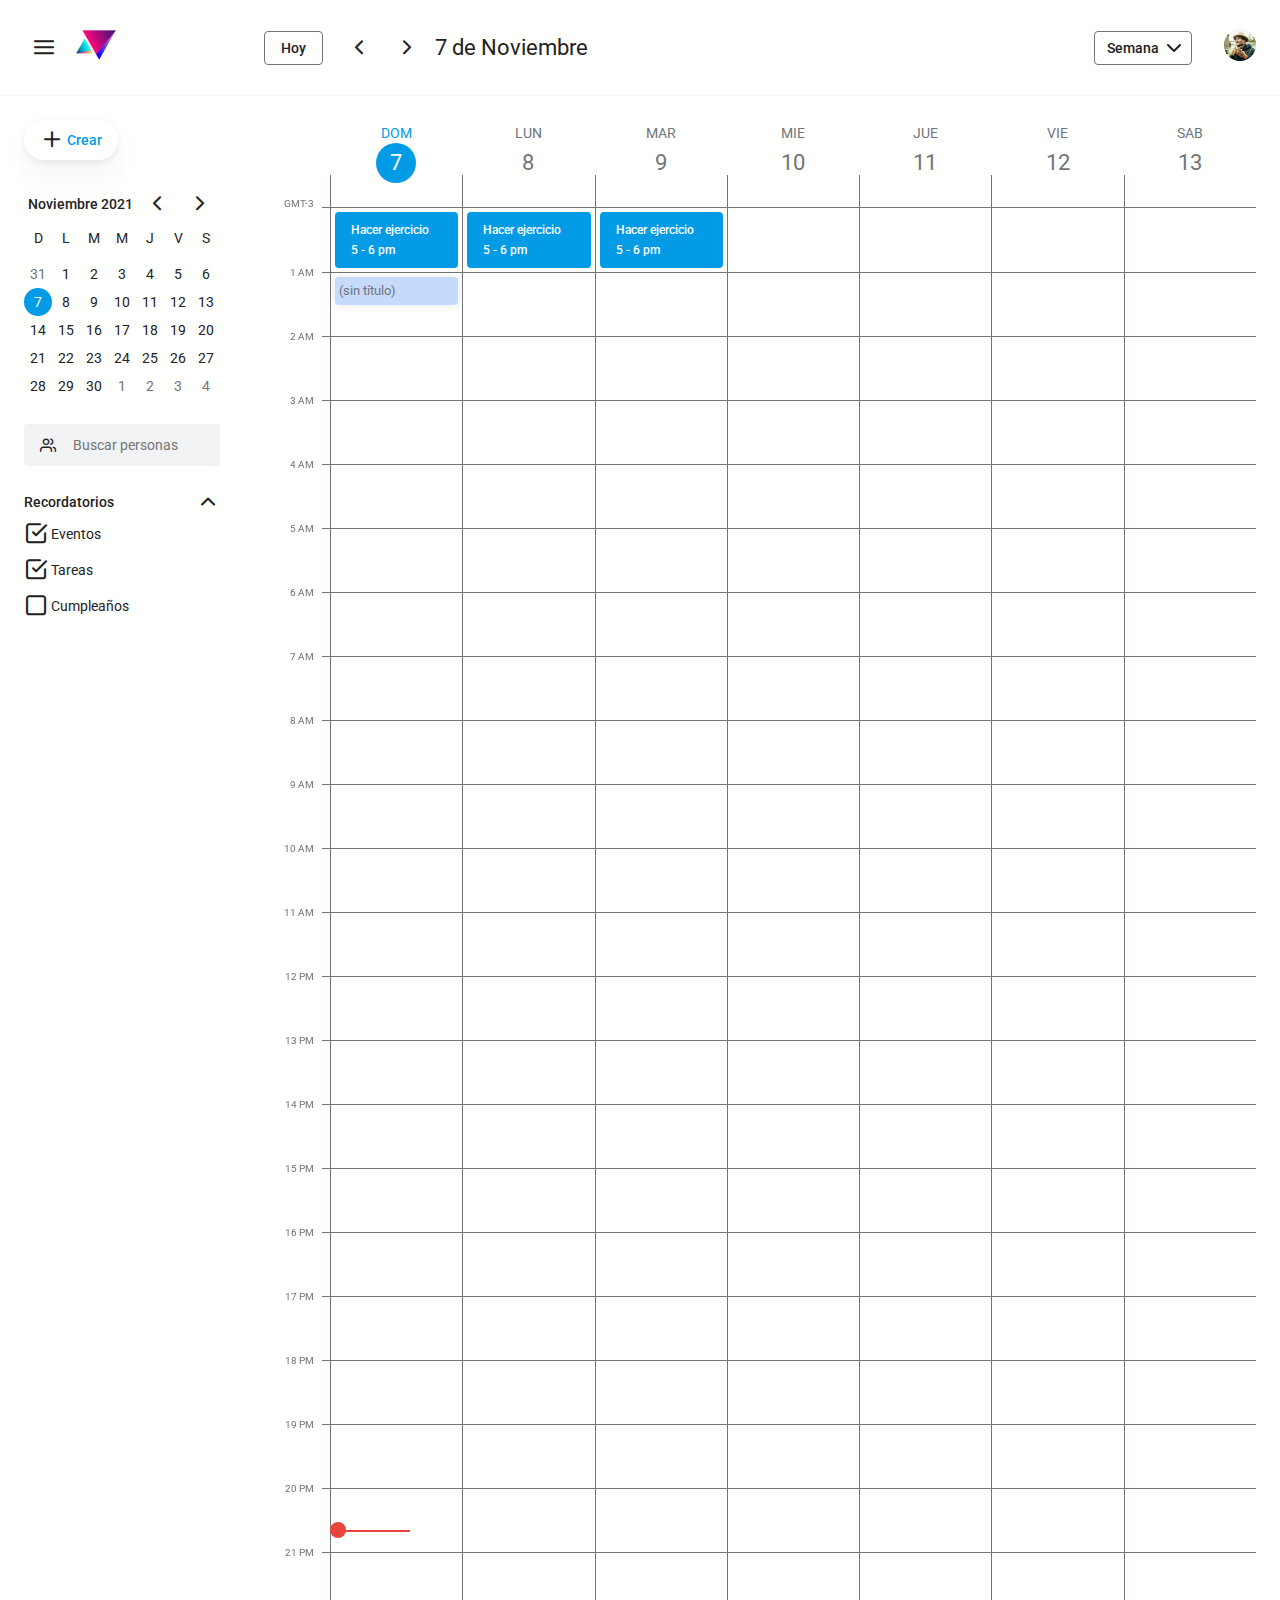
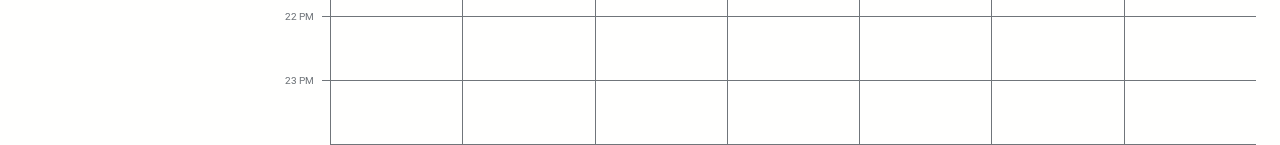
<file: index.html>
<!DOCTYPE html>
<html lang="es">
<head>
    <meta charset="UTF-8">
    <meta http-equiv="X-UA-Compatible" content="IE=edge">
    <meta name="viewport" content="width=device-width, initial-scale=1.0">
    <title>Calendario</title>
    <link rel="preconnect" href="https://fonts.googleapis.com">
    <link rel="preconnect" href="https://fonts.gstatic.com" crossorigin>
    <link href="https://fonts.googleapis.com/css2?family=Roboto:wght@400;500&display=swap" rel="stylesheet">
    <link rel="stylesheet" href="./css/index.css">
    <meta name="author" content="Alexis Paez">
    <meta property="og:title" content="Proyecto del curso Grid Layout">
    <meta property="og:type" content="website">
    <meta property="og:url" content="https://alexispaez11.github.io/Grid-Layout/">
    <meta property="og:description" content="" />
</head>
<body>
    <!-- <h1>Calendario</h1> -->
    <div class="page">
        <header class="header">
            <div class="header-primary">
                <div class="header-logo">
                    <button class="button is-compact">
                        <i class="icon-Iconhamburguer-button"></i>
                    </button>    
                    <a href="index.html" aria-current="page" aria-label="Calendar" tabindex="-1">
                        <img src="./images/Logo.png" alt="">
                    </a>
                </div>
                <div class="calendarStatus">
                    <button class="button is-secondary">Hoy</button>
                    <span class="calendarStatus-navigation"></span>
                    <span><a href="#" class="button is-compact" aria-level="Semana anterior"><i class="icon-Iconchevron-left" aria-hidden="true"></i></a></span>
                    <span><a href="#" class="button is-compact" aria-level="Siguiente semana"><i class="icon-Iconchevron-right" aria-hidden="true"></i></a></span>
                    <time class="calendarStatus-date" datetime="14-12-2021">7 de Noviembre</time>
                </div>
            </div>

            <div class="header-secondary">
                <select class="select button is-secondary" name="" id="">
                    <option value="" selected>Semana</option>
                    <option value="">Día</option>
                </select>
                <a href="/user" aria-current="page" aria-label="Calendar" tabindex="-1">
                    <img src="./images/Perfil.png" alt="">
                </a>
            </div>
        </header>

        <div class="sidebar">
            <button class="button is-rounded is-shadowed">
                <i class="icon-Iconplus" aria-hidden="true"></i>
                <span>Crear</span>
            </button>
            <div class="miniCalendar" aria-level="Calendario de navegación">
                <div class="miniCalendar-status">
                    <time class="miniCalendar-date" datetime="2021-06">Noviembre 2021</time>
                    <div class="miniCalendar-navigation">
                        <a class="button is-compact" href="#prevMonth" aria-label="Mes anterior">
                            <i class="icon-Iconchevron-left" aria-hidden="true"></i>
                        </a>
                        <a class="button is-compact" href="#nextMonth" aria-label="Siguiente mes">
                            <i class="icon-Iconchevron-right" aria-hidden="true"></i>
                        </a>
                    </div>

                </div>
                <div class="miniCalendar-header">
                    <span class="miniCalendar-weekDay">D</span>
                    <span class="miniCalendar-weekDay">L</span>
                    <span class="miniCalendar-weekDay">M</span>
                    <span class="miniCalendar-weekDay">M</span>
                    <span class="miniCalendar-weekDay">J</span>
                    <span class="miniCalendar-weekDay">V</span>
                    <span class="miniCalendar-weekDay">S</span>
                </div>

                <div class="miniCalendar-month">
                    <div class="miniCalendar-monthDay is-inactive">31</div>
                    <div class="miniCalendar-monthDay">1</div>
                    <div class="miniCalendar-monthDay">2</div>
                    <div class="miniCalendar-monthDay">3</div>
                    <div class="miniCalendar-monthDay">4</div>
                    <div class="miniCalendar-monthDay">5</div>
                    <div class="miniCalendar-monthDay">6</div>
                    <div class="miniCalendar-monthDay is-selected">7</div>
                    <div class="miniCalendar-monthDay">8</div>
                    <div class="miniCalendar-monthDay">9</div>
                    <div class="miniCalendar-monthDay">10</div>
                    <div class="miniCalendar-monthDay">11</div>
                    <div class="miniCalendar-monthDay">12</div>
                    <div class="miniCalendar-monthDay">13</div>
                    <div class="miniCalendar-monthDay">14</div>
                    <div class="miniCalendar-monthDay">15</div>
                    <div class="miniCalendar-monthDay">16</div>
                    <div class="miniCalendar-monthDay">17</div>
                    <div class="miniCalendar-monthDay">18</div>
                    <div class="miniCalendar-monthDay">19</div>
                    <div class="miniCalendar-monthDay">20</div>
                    <div class="miniCalendar-monthDay">21</div>
                    <div class="miniCalendar-monthDay">22</div>
                    <div class="miniCalendar-monthDay">23</div>
                    <div class="miniCalendar-monthDay">24</div>
                    <div class="miniCalendar-monthDay">25</div>
                    <div class="miniCalendar-monthDay">26</div>
                    <div class="miniCalendar-monthDay">27</div>
                    <div class="miniCalendar-monthDay">28</div>
                    <div class="miniCalendar-monthDay">29</div>
                    <div class="miniCalendar-monthDay">30</div>
                    <div class="miniCalendar-monthDay is-inactive">1</div>
                    <div class="miniCalendar-monthDay is-inactive">2</div>
                    <div class="miniCalendar-monthDay is-inactive">3</div>
                    <div class="miniCalendar-monthDay is-inactive">4</div>
                </div>
            </div>

            <form class="search" role="search" aria-label="Buscar personas">
                <i class="icon-Iconusers" aria-hidden="true"></i>
                <input required type="search" placeholder="Buscar personas">
            </form>

            <div class="reminders">
                <div class="reminders-header">
                    <span>Recordatorios</span>
                    <i class="icon-Iconchevron-up"></i>
                </div>
                    <div class="reminders-list">
                        <div class="reminders-check">
                            <i class="icon-Iconcheck-square"></i>
                            <span>Eventos</span>
                        </div>
                        <div class="reminders-check">
                            <i class="icon-Iconcheck-square"></i>
                            <span>Tareas</span>
                        </div>
                        <div class="reminders-check">
                            <i class="icon-Iconcheck"></i>
                            <span>Cumpleaños</span>
                        </div>
                    </div>
            </div>
        </div>

        <main class="calendar">
            <div class="currentTime"></div>
            <div class="calendar-week">
                <div class="timezoneCell">GMT-3</div>
                <h2 class="calendarDay is-selected">
                    <a href="./html/domingo.html" aria-level="Domingo 7 de Noviembre">
                        <time datetime="2021-11-07">
                            <span>DOM</span>
                            <br>
                            <span>7</span>
                        </time>
                    </a>
                </h2>

                <h2 class="calendarDay">
                    <a href="./html/lunes.html" aria-level="Lunes 8 de Noviembre">
                        <time datetime="2021-11-01">
                            <span>LUN</span>
                            <br>
                            <span>8</span>
                        </time>
                    </a>
                </h2>
                
                <h2 class="calendarDay">
                    <a href="./html/martes.html" aria-level="Martes 9 de Noviembre">
                        <time datetime="2021-11-02">
                            <span>MAR</span>
                            <br>
                            <span>9</span>
                        </time>
                    </a>
                </h2>

                <h2 class="calendarDay">
                    <a href="./html/miercoles.html" aria-level="Miercoles 10 de Noviembre">
                        <time datetime="2021-11-03">
                            <span>MIE</span>
                            <br>
                            <span>10</span>
                        </time>
                    </a>
                </h2>

                <h2 class="calendarDay">
                    <a href="./html/jueves.html" aria-level="Jueves 11 de Noviembre">
                        <time datetime="2021-11-04">
                            <span>JUE</span>
                            <br>
                            <span>11</span>
                        </time>
                    </a>
                </h2>

                <h2 class="calendarDay">
                    <a href="./html/viernes.html" aria-level="Viernes 12 de Noviembre">
                        <time datetime="2021-11-05">
                            <span>VIE</span>
                            <br>
                            <span>12</span>
                        </time>
                    </a>
                </h2>

                <h2 class="calendarDay">
                    <a href="./html/sabado.html" aria-level="Sabado 13 de Noviembre">
                        <time datetime="2021-11-06">
                            <span>SAB</span>
                            <br>
                            <span>13</span>
                        </time>
                    </a>
                </h2>



                <span class="hourCell"></span>
                <div tabindex="0" class="taskCell">
                    <div class="task" aria-level="de 17:00 a 18:00 hacer ejercicios">
                        <p>Hacer ejercicio</p>
                        <p>
                            <time datetime="17:00">5</time> - <time datetime="18:00">6 pm</time>
                        </p>
                    </div>
                </div>
                <div tabindex="0" class="taskCell">
                    <div class="task" aria-level="de 17:00 a 18:00 hacer ejercicios">
                        <p>Hacer ejercicio</p>
                        <p>
                            <time datetime="17:00">5</time> - <time datetime="18:00">6 pm</time>
                        </p>
                    </div>
                </div>
                <div tabindex="0" class="taskCell">
                    <div class="task" aria-level="de 17:00 a 18:00 hacer ejercicios">
                        <p>Hacer ejercicio</p>
                        <p>
                            <time datetime="17:00">5</time> - <time datetime="18:00">6 pm</time>
                        </p>
                    </div>
                </div>
                <div class="taskCell"></div>
                <div class="taskCell"></div>
                <div class="taskCell"></div>
                <div class="taskCell"></div>

                <span class="hourCell">1 AM</span>
                <div class="taskCell is-active"></div>
                <div class="taskCell"></div>
                <div class="taskCell"></div>
                <div class="taskCell"></div>
                <div class="taskCell"></div>
                <div class="taskCell"></div>
                <div class="taskCell"></div>

                <span class="hourCell">2 AM</span>
                <div class="taskCell"></div>
                <div class="taskCell"></div>
                <div class="taskCell"></div>
                <div class="taskCell"></div>
                <div class="taskCell"></div>
                <div class="taskCell"></div>
                <div class="taskCell"></div>

                <span class="hourCell">3 AM</span>
                <div class="taskCell"></div>
                <div class="taskCell"></div>
                <div class="taskCell"></div>
                <div class="taskCell"></div>
                <div class="taskCell"></div>
                <div class="taskCell"></div>
                <div class="taskCell"></div>

                <span class="hourCell">4 AM</span>
                <div class="taskCell"></div>
                <div class="taskCell"></div>
                <div class="taskCell"></div>
                <div class="taskCell"></div>
                <div class="taskCell"></div>
                <div class="taskCell"></div>
                <div class="taskCell"></div>

                <span class="hourCell">5 AM</span>
                <div class="taskCell"></div>
                <div class="taskCell"></div>
                <div class="taskCell"></div>
                <div class="taskCell"></div>
                <div class="taskCell"></div>
                <div class="taskCell"></div>
                <div class="taskCell"></div>

                <span class="hourCell">6 AM</span>
                <div class="taskCell"></div>
                <div class="taskCell"></div>
                <div class="taskCell"></div>
                <div class="taskCell"></div>
                <div class="taskCell"></div>
                <div class="taskCell"></div>
                <div class="taskCell"></div>

                <span class="hourCell">7 AM</span>
                <div class="taskCell"></div>
                <div class="taskCell"></div>
                <div class="taskCell"></div>
                <div class="taskCell"></div>
                <div class="taskCell"></div>
                <div class="taskCell"></div>
                <div class="taskCell"></div>

                <span class="hourCell">8 AM</span>
                <div class="taskCell"></div>
                <div class="taskCell"></div>
                <div class="taskCell"></div>
                <div class="taskCell"></div>
                <div class="taskCell"></div>
                <div class="taskCell"></div>
                <div class="taskCell"></div>

                <span class="hourCell">9 AM</span>
                <div class="taskCell"></div>
                <div class="taskCell"></div>
                <div class="taskCell"></div>
                <div class="taskCell"></div>
                <div class="taskCell"></div>
                <div class="taskCell"></div>
                <div class="taskCell"></div>

                <span class="hourCell">10 AM</span>
                <div class="taskCell"></div>
                <div class="taskCell"></div>
                <div class="taskCell"></div>
                <div class="taskCell"></div>
                <div class="taskCell"></div>
                <div class="taskCell"></div>
                <div class="taskCell"></div>

                <span class="hourCell">11 AM</span>
                <div class="taskCell"></div>
                <div class="taskCell"></div>
                <div class="taskCell"></div>
                <div class="taskCell"></div>
                <div class="taskCell"></div>
                <div class="taskCell"></div>
                <div class="taskCell"></div>

                <span class="hourCell">12 PM</span>
                <div class="taskCell"></div>
                <div class="taskCell"></div>
                <div class="taskCell"></div>
                <div class="taskCell"></div>
                <div class="taskCell"></div>
                <div class="taskCell"></div>
                <div class="taskCell"></div>

                <span class="hourCell">13 PM</span>
                <div class="taskCell"></div>
                <div class="taskCell"></div>
                <div class="taskCell"></div>
                <div class="taskCell"></div>
                <div class="taskCell"></div>
                <div class="taskCell"></div>
                <div class="taskCell"></div>

                <span class="hourCell">14 PM</span>
                <div class="taskCell"></div>
                <div class="taskCell"></div>
                <div class="taskCell"></div>
                <div class="taskCell"></div>
                <div class="taskCell"></div>
                <div class="taskCell"></div>
                <div class="taskCell"></div>

                <span class="hourCell">15 PM</span>
                <div class="taskCell"></div>
                <div class="taskCell"></div>
                <div class="taskCell"></div>
                <div class="taskCell"></div>
                <div class="taskCell"></div>
                <div class="taskCell"></div>
                <div class="taskCell"></div>

                <span class="hourCell">16 PM</span>
                <div class="taskCell"></div>
                <div class="taskCell"></div>
                <div class="taskCell"></div>
                <div class="taskCell"></div>
                <div class="taskCell"></div>
                <div class="taskCell"></div>
                <div class="taskCell"></div>

                <span class="hourCell">17 PM</span>
                <div class="taskCell"></div>
                <div class="taskCell"></div>
                <div class="taskCell"></div>
                <div class="taskCell"></div>
                <div class="taskCell"></div>
                <div class="taskCell"></div>
                <div class="taskCell"></div>

                <span class="hourCell">18 PM</span>
                <div class="taskCell"></div>
                <div class="taskCell"></div>
                <div class="taskCell"></div>
                <div class="taskCell"></div>
                <div class="taskCell"></div>
                <div class="taskCell"></div>
                <div class="taskCell"></div>

                <span class="hourCell">19 PM</span>
                <div class="taskCell"></div>
                <div class="taskCell"></div>
                <div class="taskCell"></div>
                <div class="taskCell"></div>
                <div class="taskCell"></div>
                <div class="taskCell"></div>
                <div class="taskCell"></div>

                <span class="hourCell">20 PM</span>
                <div class="taskCell"></div>
                <div class="taskCell"></div>
                <div class="taskCell"></div>
                <div class="taskCell"></div>
                <div class="taskCell"></div>
                <div class="taskCell"></div>
                <div class="taskCell"></div>

                <span class="hourCell">21 PM</span>
                <div class="taskCell"></div>
                <div class="taskCell"></div>
                <div class="taskCell"></div>
                <div class="taskCell"></div>
                <div class="taskCell"></div>
                <div class="taskCell"></div>
                <div class="taskCell"></div>

                <span class="hourCell">22 PM</span>
                <div class="taskCell"></div>
                <div class="taskCell"></div>
                <div class="taskCell"></div>
                <div class="taskCell"></div>
                <div class="taskCell"></div>
                <div class="taskCell"></div>
                <div class="taskCell"></div>
                
                <span class="hourCell">23 PM</span>
                <div class="taskCell"></div>
                <div class="taskCell"></div>
                <div class="taskCell"></div>
                <div class="taskCell"></div>
                <div class="taskCell"></div>
                <div class="taskCell"></div>
                <div class="taskCell"></div>
            </div>
        </main>
    </div>
    <dialog class="modal">
        <form class="createTask">
            <div class="input is-outstanding">
                <div class="input-body">
                    <input required type="text" name="title" placeholder="Añade un título">
                </div>
            </div>

            <div class="input">
                <i class="icon-Iconclock"></i>
                <div class="input-body">
                    <input required type="date" name="date">
                    <input required type="time" name="time-start">
                    <input required type="time" name="time-end">
                </div>
            </div>

            <div class="input">
                <i class="icon-Iconusers"></i>
                <div class="input-body">
                    <input required type="text" list="guests" name="gusts" placeholder="Agregar invitados">
                    <datalist id="guests">
                        <option value="Alexis"></option>
                        <option value="Gonzalo"></option>
                        <option value="Florencia"></option>
                    </datalist>
                </div>
            </div>

            <div class="input">
                <i class="icon-Icongps"></i>
                <div class="input-body">
                    <input type="text" name="location" placeholder="Agregar ubicación">
                </div>
            </div>

            <div class="input">
                <!-- <i class="icon-Icontext"></i> -->
                <div class="input-body">
                    <input type="file" multiple>
                </div>
            </div>

            <div class="input">
                <!-- <i class="icon-Icontext"></i> -->
                <div class="input-body">
                    <textarea name="description" placeholder="Agregar descripción" id="" cols="" rows="3"></textarea>
                </div>
            </div>
        </form>
        <div class="modal-actions">
            <button id="close-modal" class="button">Cancelar</button>
            <button class="button is-primary">Guardar</button>
        </div>
    </dialog>
    <script src="./js/app.js" type="module"></script>
</body>
</html>
</file>
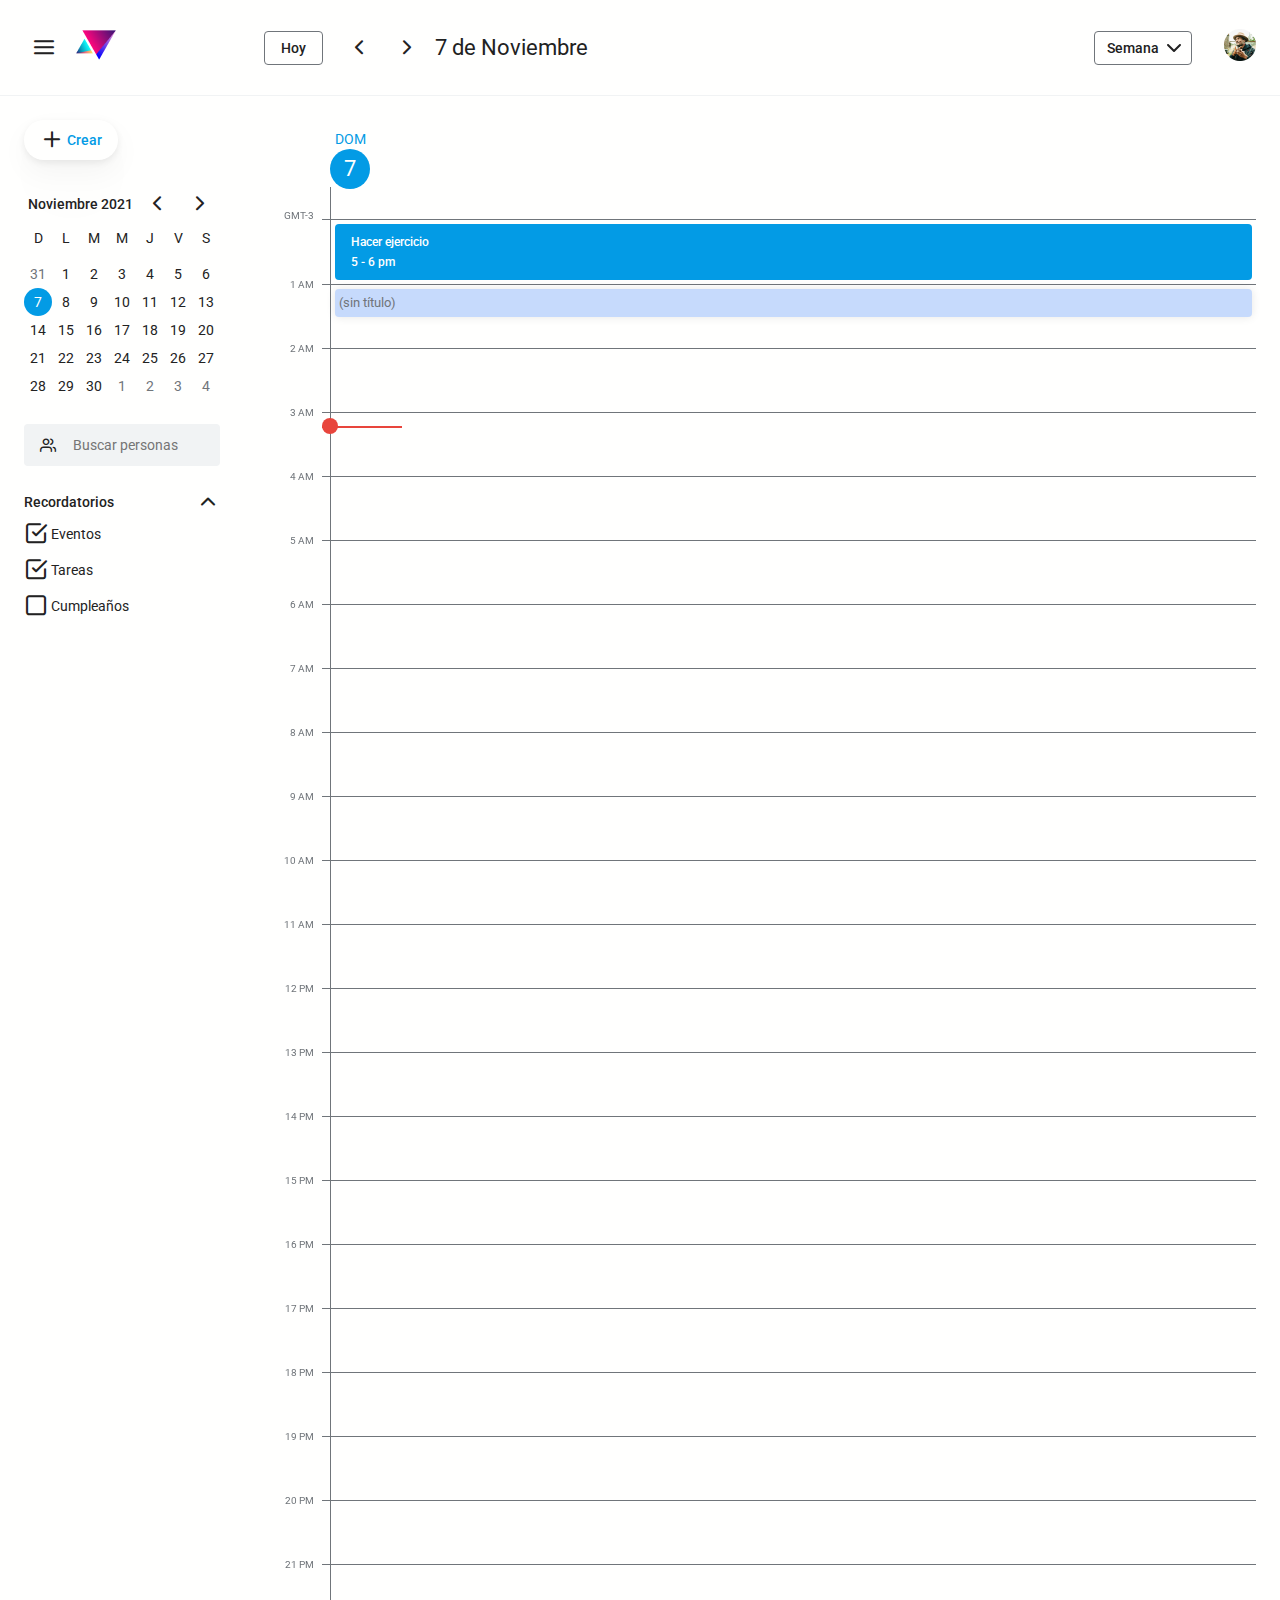
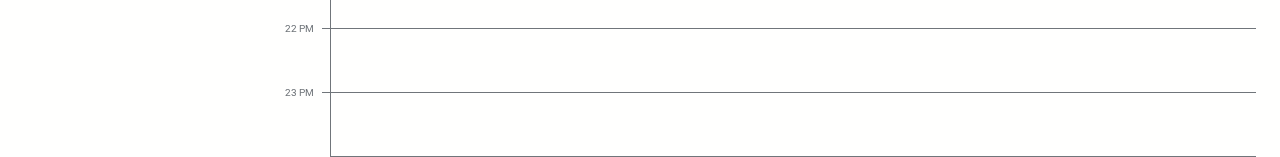
<file: html/domingo.html>
<!DOCTYPE html>
<html lang="es">
<head>
    <meta charset="UTF-8">
    <meta http-equiv="X-UA-Compatible" content="IE=edge">
    <meta name="viewport" content="width=device-width, initial-scale=1.0">
    <title>Calendario</title>
    <link rel="preconnect" href="https://fonts.googleapis.com">
    <link rel="preconnect" href="https://fonts.gstatic.com" crossorigin>
    <link href="https://fonts.googleapis.com/css2?family=Roboto:wght@400;500&display=swap" rel="stylesheet">
    <link rel="stylesheet" href="../css/index.css">
</head>
<body>
    <!-- <h1>Calendario</h1> -->
    <div class="page">
        <header class="header">
            <div class="header-primary">
                <div class="header-logo">
                    <button class="button is-compact">
                        <i class="icon-Iconhamburguer-button"></i>
                    </button>    
                    <a href="../index.html" aria-current="page" aria-label="Calendar" tabindex="-1">
                        <img src="../images/Logo.png" alt="">
                    </a>
                </div>
                <div class="calendarStatus">
                    <button class="button is-secondary">Hoy</button>
                    <span class="calendarStatus-navigation"></span>
                    <span><a href="#" class="button is-compact" aria-level="Semana anterior"><i class="icon-Iconchevron-left" aria-hidden="true"></i></a></span>
                    <span><a href="#" class="button is-compact" aria-level="Siguiente semana"><i class="icon-Iconchevron-right" aria-hidden="true"></i></a></span>
                    <time class="calendarStatus-date" datetime="14-12-2021">7 de Noviembre</time>
                </div>
            </div>

            <div class="header-secondary">
                <select class="select button is-secondary" name="" id="">
                    <option value="" selected>Semana</option>
                    <option value="">Día</option>
                </select>
                <a href="/user" aria-current="page" aria-label="Calendar" tabindex="-1">
                    <img src="../images/Perfil.png" alt="">
                </a>
            </div>


        </header>

        <div class="sidebar">
            <button class="button is-rounded is-shadowed">
                <i class="icon-Iconplus" aria-hidden="true"></i>
                <span>Crear</span>
            </button>
            <div class="miniCalendar" aria-level="Calendario de navegación">
                <div class="miniCalendar-status">
                    <time class="miniCalendar-date" datetime="2021-06">Noviembre 2021</time>
                    <div class="miniCalendar-navigation">
                        <a class="button is-compact" href="#prevMonth" aria-label="Mes anterior">
                            <i class="icon-Iconchevron-left" aria-hidden="true"></i>
                        </a>
                        <a class="button is-compact" href="#nextMonth" aria-label="Siguiente mes">
                            <i class="icon-Iconchevron-right" aria-hidden="true"></i>
                        </a>
                    </div>

                </div>
                <div class="miniCalendar-header">
                    <span class="miniCalendar-weekDay">D</span>
                    <span class="miniCalendar-weekDay">L</span>
                    <span class="miniCalendar-weekDay">M</span>
                    <span class="miniCalendar-weekDay">M</span>
                    <span class="miniCalendar-weekDay">J</span>
                    <span class="miniCalendar-weekDay">V</span>
                    <span class="miniCalendar-weekDay">S</span>
                </div>

                <div class="miniCalendar-month">
                    <div class="miniCalendar-monthDay is-inactive">31</div>
                    <div class="miniCalendar-monthDay">1</div>
                    <div class="miniCalendar-monthDay">2</div>
                    <div class="miniCalendar-monthDay">3</div>
                    <div class="miniCalendar-monthDay">4</div>
                    <div class="miniCalendar-monthDay">5</div>
                    <div class="miniCalendar-monthDay">6</div>
                    <div class="miniCalendar-monthDay is-selected">7</div>
                    <div class="miniCalendar-monthDay">8</div>
                    <div class="miniCalendar-monthDay">9</div>
                    <div class="miniCalendar-monthDay">10</div>
                    <div class="miniCalendar-monthDay">11</div>
                    <div class="miniCalendar-monthDay">12</div>
                    <div class="miniCalendar-monthDay">13</div>
                    <div class="miniCalendar-monthDay">14</div>
                    <div class="miniCalendar-monthDay">15</div>
                    <div class="miniCalendar-monthDay">16</div>
                    <div class="miniCalendar-monthDay">17</div>
                    <div class="miniCalendar-monthDay">18</div>
                    <div class="miniCalendar-monthDay">19</div>
                    <div class="miniCalendar-monthDay">20</div>
                    <div class="miniCalendar-monthDay">21</div>
                    <div class="miniCalendar-monthDay">22</div>
                    <div class="miniCalendar-monthDay">23</div>
                    <div class="miniCalendar-monthDay">24</div>
                    <div class="miniCalendar-monthDay">25</div>
                    <div class="miniCalendar-monthDay">26</div>
                    <div class="miniCalendar-monthDay">27</div>
                    <div class="miniCalendar-monthDay">28</div>
                    <div class="miniCalendar-monthDay">29</div>
                    <div class="miniCalendar-monthDay">30</div>
                    <div class="miniCalendar-monthDay is-inactive">1</div>
                    <div class="miniCalendar-monthDay is-inactive">2</div>
                    <div class="miniCalendar-monthDay is-inactive">3</div>
                    <div class="miniCalendar-monthDay is-inactive">4</div>
                </div>
            </div>

            <form class="search" role="search" aria-label="Buscar personas">
                <i class="icon-Iconusers" aria-hidden="true"></i>
                <input required type="search" placeholder="Buscar personas">
            </form>

            <div class="reminders">
                <div class="reminders-header">
                    <span>Recordatorios</span>
                    <i class="icon-Iconchevron-up"></i>
                </div>
                    <div class="reminders-list">
                        <div class="reminders-check">
                            <i class="icon-Iconcheck-square"></i>
                            <span>Eventos</span>
                        </div>
                        <div class="reminders-check">
                            <i class="icon-Iconcheck-square"></i>
                            <span>Tareas</span>
                        </div>
                        <div class="reminders-check">
                            <i class="icon-Iconcheck"></i>
                            <span>Cumpleaños</span>
                        </div>
                    </div>
            </div>
        </div>

        <main class="calendar">
            <div class="currentTime"></div>
            <div class="calendar-day">
                <div class="timezoneCell">GMT-3</div>
                <h2 class="calendarDay today is-selected">
                    <a href="./calendar-by-day.html" aria-level="Domingo 7 de Noviembre">
                        <time datetime="2021-11-07">
                            <span>DOM</span>
                            <br>
                            <span>7</span>
                        </time>
                    </a>
                </h2>



                <span class="hourCell"></span>
                <div tabindex="0" class="taskCell">
                    <div class="task" aria-level="de 17:00 a 18:00 hacer ejercicios">
                        <p>Hacer ejercicio</p>
                        <p>
                            <time datetime="17:00">5</time> - <time datetime="18:00">6 pm</time>
                        </p>
                    </div>
                </div>

                <span class="hourCell">1 AM</span>
                <div class="taskCell is-active"></div>

                <span class="hourCell">2 AM</span>
                <div class="taskCell"></div>

                <span class="hourCell">3 AM</span>
                <div class="taskCell"></div>

                <span class="hourCell">4 AM</span>
                <div class="taskCell"></div>

                <span class="hourCell">5 AM</span>
                <div class="taskCell"></div>

                <span class="hourCell">6 AM</span>
                <div class="taskCell"></div>

                <span class="hourCell">7 AM</span>
                <div class="taskCell"></div>

                <span class="hourCell">8 AM</span>
                <div class="taskCell"></div>

                <span class="hourCell">9 AM</span>
                <div class="taskCell"></div>

                <span class="hourCell">10 AM</span>
                <div class="taskCell"></div>

                <span class="hourCell">11 AM</span>
                <div class="taskCell"></div>

                <span class="hourCell">12 PM</span>
                <div class="taskCell"></div>

                <span class="hourCell">13 PM</span>
                <div class="taskCell"></div>

                <span class="hourCell">14 PM</span>
                <div class="taskCell"></div>

                <span class="hourCell">15 PM</span>
                <div class="taskCell"></div>

                <span class="hourCell">16 PM</span>
                <div class="taskCell"></div>

                <span class="hourCell">17 PM</span>
                <div class="taskCell"></div>

                <span class="hourCell">18 PM</span>
                <div class="taskCell"></div>

                <span class="hourCell">19 PM</span>
                <div class="taskCell"></div>

                <span class="hourCell">20 PM</span>
                <div class="taskCell"></div>

                <span class="hourCell">21 PM</span>
                <div class="taskCell"></div>

                <span class="hourCell">22 PM</span>
                <div class="taskCell"></div>
                
                <span class="hourCell">23 PM</span>
                <div class="taskCell"></div>
            </div>
        </main>
    </div>
    <dialog class="modal">
        <form class="createTask">
            <div class="input is-outstanding">
                <div class="input-body">
                    <input required type="text" name="title" placeholder="Añade un título">
                </div>
            </div>

            <div class="input">
                <i class="icon-Iconclock"></i>
                <div class="input-body">
                    <input required type="date" name="date">
                    <input required type="time" name="time-start">
                    <input required type="time" name="time-end">
                </div>
            </div>

            <div class="input">
                <i class="icon-Iconusers"></i>
                <div class="input-body">
                    <input required type="text" list="guests" name="gusts" placeholder="Agregar invitados">
                    <datalist id="guests">
                        <option value="Alexis"></option>
                        <option value="Gonzalo"></option>
                        <option value="Florencia"></option>
                    </datalist>
                </div>
            </div>

            <div class="input">
                <i class="icon-Icongps"></i>
                <div class="input-body">
                    <input type="text" name="location" placeholder="Agregar ubicación">
                </div>
            </div>

            <div class="input">
                <!-- <i class="icon-Icontext"></i> -->
                <div class="input-body">
                    <input type="file" multiple>
                </div>
            </div>

            <div class="input">
                <!-- <i class="icon-Icontext"></i> -->
                <div class="input-body">
                    <textarea name="description" placeholder="Agregar descripción" id="" cols="" rows="3"></textarea>
                </div>
            </div>
        </form>
        <div class="modal-actions">
            <button id="close-modal" class="button">Cancelar</button>
            <button class="button is-primary">Guardar</button>
        </div>
    </dialog>
    <script src="../js/app.js" type="module"></script>
</body>
</html>
</file>
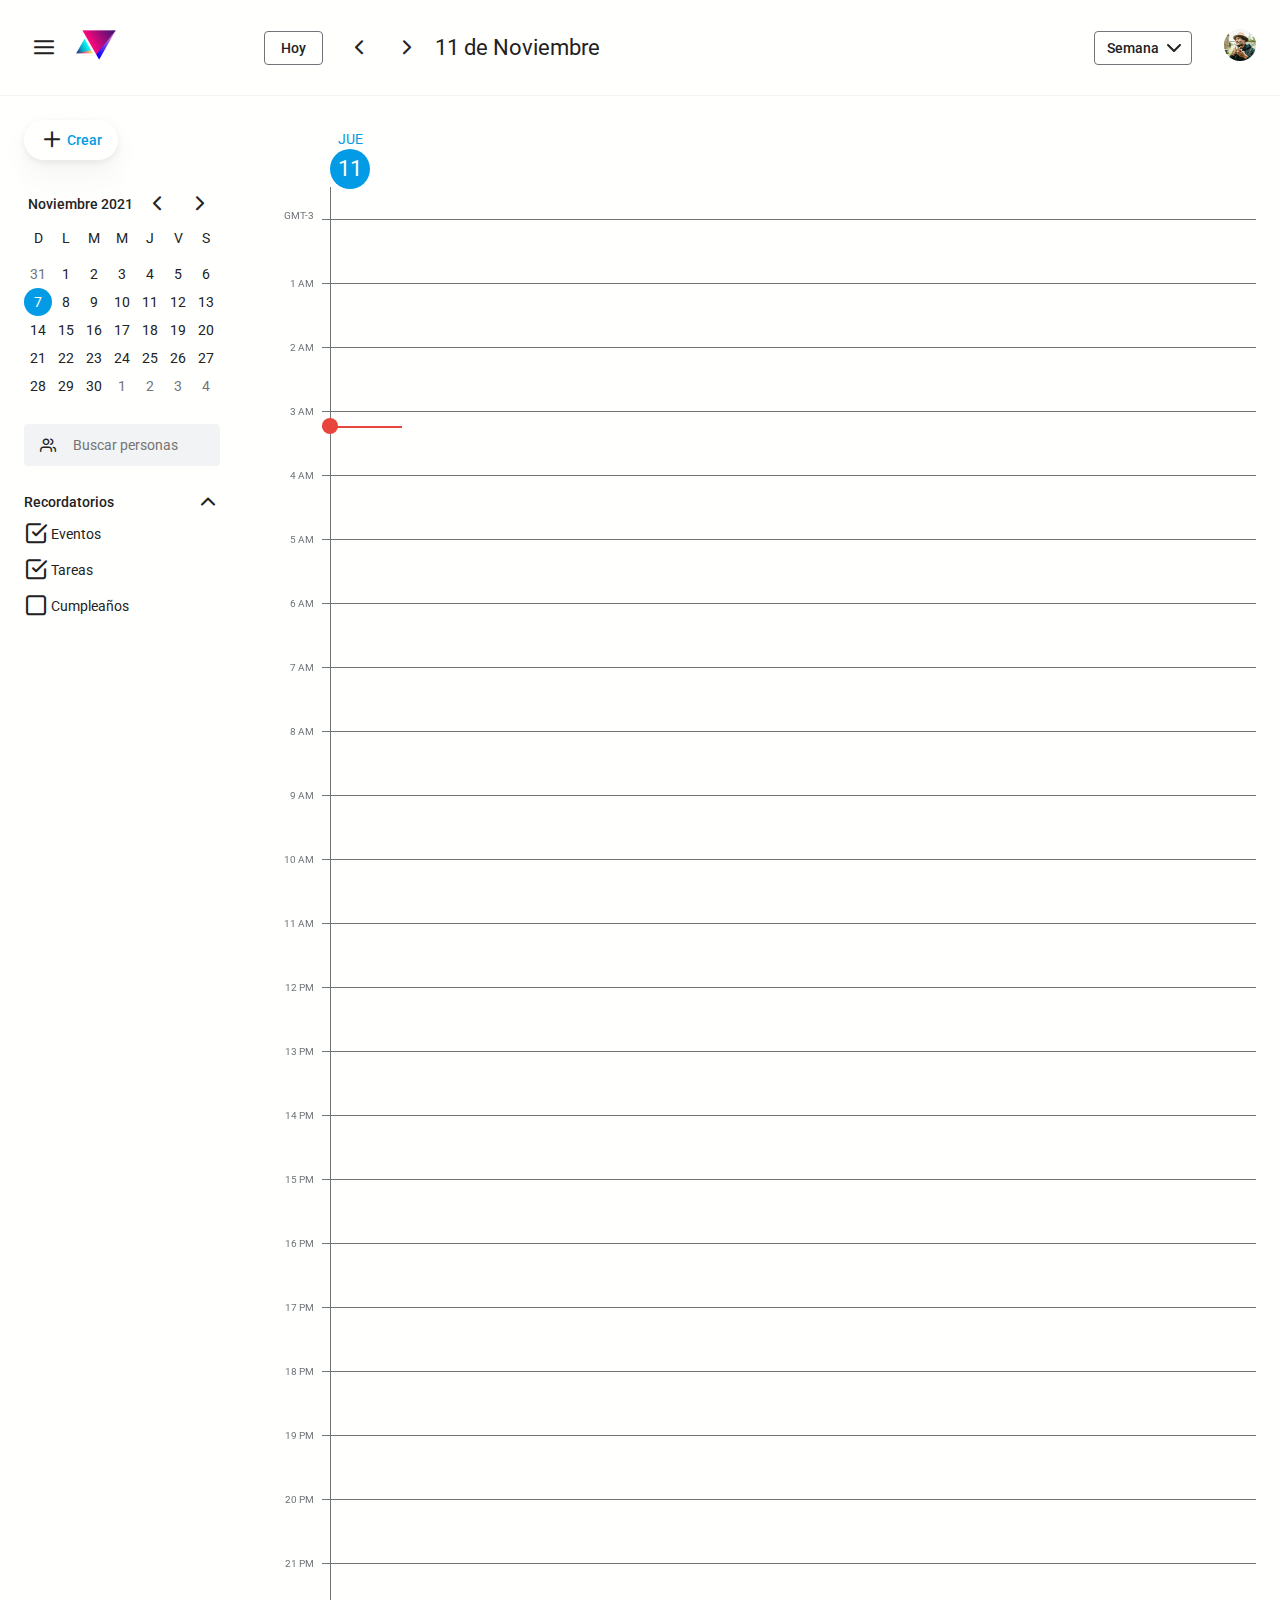
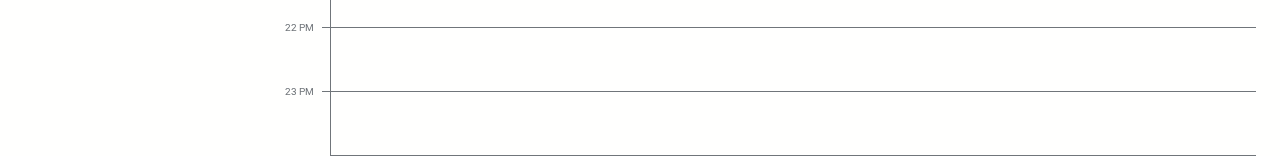
<file: html/jueves.html>
<!DOCTYPE html>
<html lang="es">
<head>
    <meta charset="UTF-8">
    <meta http-equiv="X-UA-Compatible" content="IE=edge">
    <meta name="viewport" content="width=device-width, initial-scale=1.0">
    <title>Calendario</title>
    <link rel="preconnect" href="https://fonts.googleapis.com">
    <link rel="preconnect" href="https://fonts.gstatic.com" crossorigin>
    <link href="https://fonts.googleapis.com/css2?family=Roboto:wght@400;500&display=swap" rel="stylesheet">
    <link rel="stylesheet" href="../css/index.css">
</head>
<body>
    <!-- <h1>Calendario</h1> -->
    <div class="page">
        <header class="header">
            <div class="header-primary">
                <div class="header-logo">
                    <button class="button is-compact">
                        <i class="icon-Iconhamburguer-button"></i>
                    </button>    
                    <a href="../index.html" aria-current="page" aria-label="Calendar" tabindex="-1">
                        <img src="../images/Logo.png" alt="">
                    </a>
                </div>
                <div class="calendarStatus">
                    <button class="button is-secondary">Hoy</button>
                    <span class="calendarStatus-navigation"></span>
                    <span><a href="#" class="button is-compact" aria-level="Semana anterior"><i class="icon-Iconchevron-left" aria-hidden="true"></i></a></span>
                    <span><a href="#" class="button is-compact" aria-level="Siguiente semana"><i class="icon-Iconchevron-right" aria-hidden="true"></i></a></span>
                    <time class="calendarStatus-date" datetime="14-12-2021">11 de Noviembre</time>
                </div>
            </div>

            <div class="header-secondary">
                <select class="select button is-secondary" name="" id="">
                    <option value="" selected>Semana</option>
                    <option value="">Día</option>
                </select>
                <a href="/user" aria-current="page" aria-label="Calendar" tabindex="-1">
                    <img src="../images/Perfil.png" alt="">
                </a>
            </div>


        </header>

        <div class="sidebar">
            <button class="button is-rounded is-shadowed">
                <i class="icon-Iconplus" aria-hidden="true"></i>
                <span>Crear</span>
            </button>
            <div class="miniCalendar" aria-level="Calendario de navegación">
                <div class="miniCalendar-status">
                    <time class="miniCalendar-date" datetime="2021-06">Noviembre 2021</time>
                    <div class="miniCalendar-navigation">
                        <a class="button is-compact" href="#prevMonth" aria-label="Mes anterior">
                            <i class="icon-Iconchevron-left" aria-hidden="true"></i>
                        </a>
                        <a class="button is-compact" href="#nextMonth" aria-label="Siguiente mes">
                            <i class="icon-Iconchevron-right" aria-hidden="true"></i>
                        </a>
                    </div>

                </div>
                <div class="miniCalendar-header">
                    <span class="miniCalendar-weekDay">D</span>
                    <span class="miniCalendar-weekDay">L</span>
                    <span class="miniCalendar-weekDay">M</span>
                    <span class="miniCalendar-weekDay">M</span>
                    <span class="miniCalendar-weekDay">J</span>
                    <span class="miniCalendar-weekDay">V</span>
                    <span class="miniCalendar-weekDay">S</span>
                </div>

                <div class="miniCalendar-month">
                    <div class="miniCalendar-monthDay is-inactive">31</div>
                    <div class="miniCalendar-monthDay">1</div>
                    <div class="miniCalendar-monthDay">2</div>
                    <div class="miniCalendar-monthDay">3</div>
                    <div class="miniCalendar-monthDay">4</div>
                    <div class="miniCalendar-monthDay">5</div>
                    <div class="miniCalendar-monthDay">6</div>
                    <div class="miniCalendar-monthDay is-selected">7</div>
                    <div class="miniCalendar-monthDay">8</div>
                    <div class="miniCalendar-monthDay">9</div>
                    <div class="miniCalendar-monthDay">10</div>
                    <div class="miniCalendar-monthDay">11</div>
                    <div class="miniCalendar-monthDay">12</div>
                    <div class="miniCalendar-monthDay">13</div>
                    <div class="miniCalendar-monthDay">14</div>
                    <div class="miniCalendar-monthDay">15</div>
                    <div class="miniCalendar-monthDay">16</div>
                    <div class="miniCalendar-monthDay">17</div>
                    <div class="miniCalendar-monthDay">18</div>
                    <div class="miniCalendar-monthDay">19</div>
                    <div class="miniCalendar-monthDay">20</div>
                    <div class="miniCalendar-monthDay">21</div>
                    <div class="miniCalendar-monthDay">22</div>
                    <div class="miniCalendar-monthDay">23</div>
                    <div class="miniCalendar-monthDay">24</div>
                    <div class="miniCalendar-monthDay">25</div>
                    <div class="miniCalendar-monthDay">26</div>
                    <div class="miniCalendar-monthDay">27</div>
                    <div class="miniCalendar-monthDay">28</div>
                    <div class="miniCalendar-monthDay">29</div>
                    <div class="miniCalendar-monthDay">30</div>
                    <div class="miniCalendar-monthDay is-inactive">1</div>
                    <div class="miniCalendar-monthDay is-inactive">2</div>
                    <div class="miniCalendar-monthDay is-inactive">3</div>
                    <div class="miniCalendar-monthDay is-inactive">4</div>
                </div>
            </div>

            <form class="search" role="search" aria-label="Buscar personas">
                <i class="icon-Iconusers" aria-hidden="true"></i>
                <input required type="search" placeholder="Buscar personas">
            </form>

            <div class="reminders">
                <div class="reminders-header">
                    <span>Recordatorios</span>
                    <i class="icon-Iconchevron-up"></i>
                </div>
                    <div class="reminders-list">
                        <div class="reminders-check">
                            <i class="icon-Iconcheck-square"></i>
                            <span>Eventos</span>
                        </div>
                        <div class="reminders-check">
                            <i class="icon-Iconcheck-square"></i>
                            <span>Tareas</span>
                        </div>
                        <div class="reminders-check">
                            <i class="icon-Iconcheck"></i>
                            <span>Cumpleaños</span>
                        </div>
                    </div>
            </div>
        </div>

        <main class="calendar">
            <div class="currentTime"></div>
            <div class="calendar-day">
                <div class="timezoneCell">GMT-3</div>
                <h2 class="calendarDay today is-selected">
                    <a href="./calendar-by-day.html" aria-level="Jueves 11 de Noviembre">
                        <time datetime="2021-11-07">
                            <span>JUE</span>
                            <br>
                            <span>11</span>
                        </time>
                    </a>
                </h2>



                <span class="hourCell"></span>
                <div class="taskCell"></div>

                <span class="hourCell">1 AM</span>
                <div class="taskCell"></div>

                <span class="hourCell">2 AM</span>
                <div class="taskCell"></div>

                <span class="hourCell">3 AM</span>
                <div class="taskCell"></div>

                <span class="hourCell">4 AM</span>
                <div class="taskCell"></div>

                <span class="hourCell">5 AM</span>
                <div class="taskCell"></div>

                <span class="hourCell">6 AM</span>
                <div class="taskCell"></div>

                <span class="hourCell">7 AM</span>
                <div class="taskCell"></div>

                <span class="hourCell">8 AM</span>
                <div class="taskCell"></div>

                <span class="hourCell">9 AM</span>
                <div class="taskCell"></div>

                <span class="hourCell">10 AM</span>
                <div class="taskCell"></div>

                <span class="hourCell">11 AM</span>
                <div class="taskCell"></div>

                <span class="hourCell">12 PM</span>
                <div class="taskCell"></div>

                <span class="hourCell">13 PM</span>
                <div class="taskCell"></div>

                <span class="hourCell">14 PM</span>
                <div class="taskCell"></div>

                <span class="hourCell">15 PM</span>
                <div class="taskCell"></div>

                <span class="hourCell">16 PM</span>
                <div class="taskCell"></div>

                <span class="hourCell">17 PM</span>
                <div class="taskCell"></div>

                <span class="hourCell">18 PM</span>
                <div class="taskCell"></div>

                <span class="hourCell">19 PM</span>
                <div class="taskCell"></div>

                <span class="hourCell">20 PM</span>
                <div class="taskCell"></div>

                <span class="hourCell">21 PM</span>
                <div class="taskCell"></div>

                <span class="hourCell">22 PM</span>
                <div class="taskCell"></div>
                
                <span class="hourCell">23 PM</span>
                <div class="taskCell"></div>
            </div>
        </main>
    </div>
    <dialog class="modal">
        <form class="createTask">
            <div class="input is-outstanding">
                <div class="input-body">
                    <input required type="text" name="title" placeholder="Añade un título">
                </div>
            </div>

            <div class="input">
                <i class="icon-Iconclock"></i>
                <div class="input-body">
                    <input required type="date" name="date">
                    <input required type="time" name="time-start">
                    <input required type="time" name="time-end">
                </div>
            </div>

            <div class="input">
                <i class="icon-Iconusers"></i>
                <div class="input-body">
                    <input required type="text" list="guests" name="gusts" placeholder="Agregar invitados">
                    <datalist id="guests">
                        <option value="Alexis"></option>
                        <option value="Gonzalo"></option>
                        <option value="Florencia"></option>
                    </datalist>
                </div>
            </div>

            <div class="input">
                <i class="icon-Icongps"></i>
                <div class="input-body">
                    <input type="text" name="location" placeholder="Agregar ubicación">
                </div>
            </div>

            <div class="input">
                <!-- <i class="icon-Icontext"></i> -->
                <div class="input-body">
                    <input type="file" multiple>
                </div>
            </div>

            <div class="input">
                <!-- <i class="icon-Icontext"></i> -->
                <div class="input-body">
                    <textarea name="description" placeholder="Agregar descripción" id="" cols="" rows="3"></textarea>
                </div>
            </div>
        </form>
        <div class="modal-actions">
            <button id="close-modal" class="button">Cancelar</button>
            <button class="button is-primary">Guardar</button>
        </div>
    </dialog>
    <script src="../js/app.js" type="module"></script>
</body>
</html>
</file>
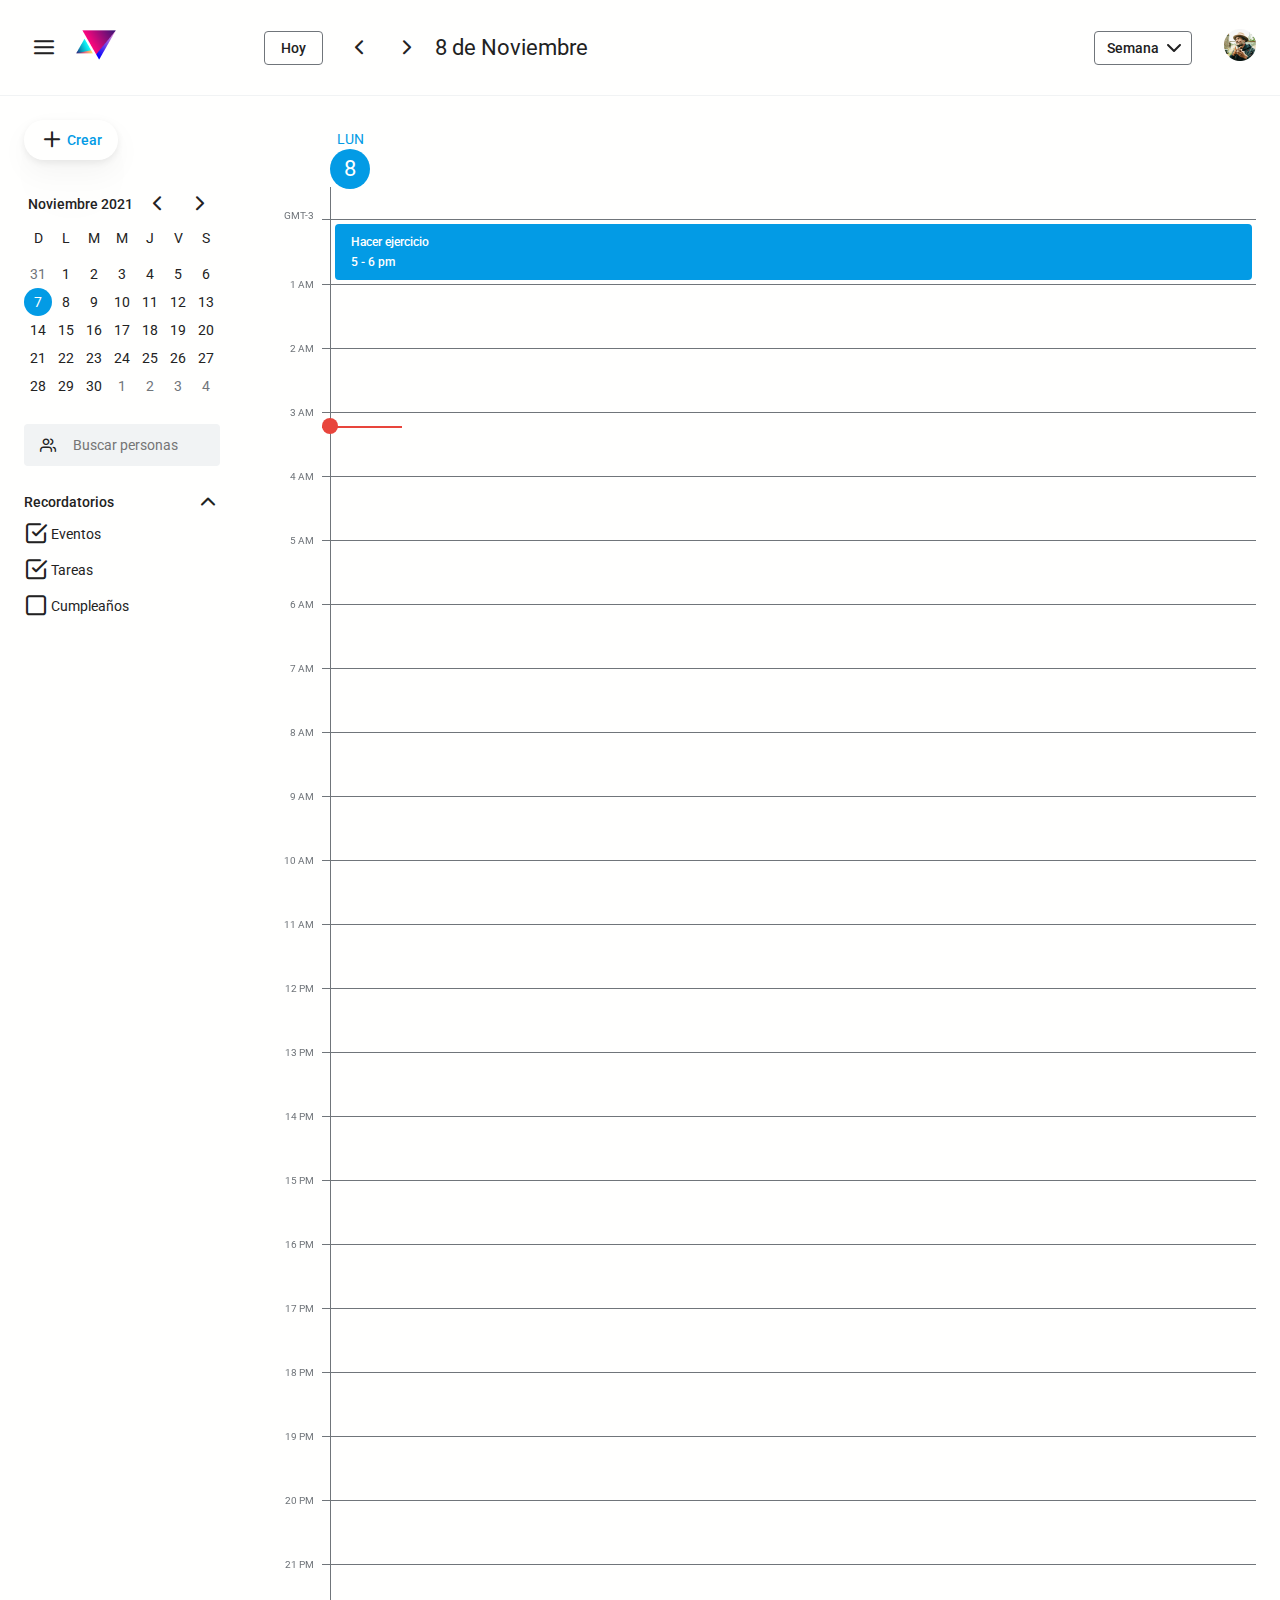
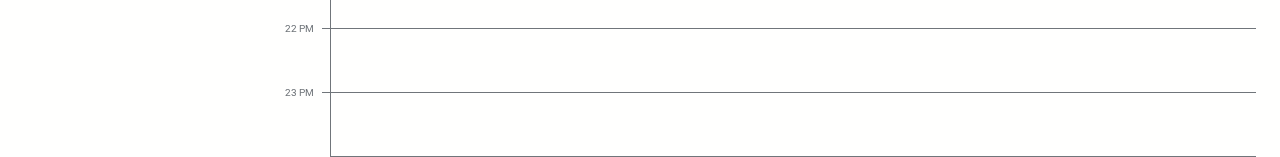
<file: html/lunes.html>
<!DOCTYPE html>
<html lang="es">
<head>
    <meta charset="UTF-8">
    <meta http-equiv="X-UA-Compatible" content="IE=edge">
    <meta name="viewport" content="width=device-width, initial-scale=1.0">
    <title>Calendario</title>
    <link rel="preconnect" href="https://fonts.googleapis.com">
    <link rel="preconnect" href="https://fonts.gstatic.com" crossorigin>
    <link href="https://fonts.googleapis.com/css2?family=Roboto:wght@400;500&display=swap" rel="stylesheet">
    <link rel="stylesheet" href="../css/index.css">
</head>
<body>
    <!-- <h1>Calendario</h1> -->
    <div class="page">
        <header class="header">
            <div class="header-primary">
                <div class="header-logo">
                    <button class="button is-compact">
                        <i class="icon-Iconhamburguer-button"></i>
                    </button>    
                    <a href="../index.html" aria-current="page" aria-label="Calendar" tabindex="-1">
                        <img src="../images/Logo.png" alt="">
                    </a>
                </div>
                <div class="calendarStatus">
                    <button class="button is-secondary">Hoy</button>
                    <span class="calendarStatus-navigation"></span>
                    <span><a href="#" class="button is-compact" aria-level="Semana anterior"><i class="icon-Iconchevron-left" aria-hidden="true"></i></a></span>
                    <span><a href="#" class="button is-compact" aria-level="Siguiente semana"><i class="icon-Iconchevron-right" aria-hidden="true"></i></a></span>
                    <time class="calendarStatus-date" datetime="14-12-2021">8 de Noviembre</time>
                </div>
            </div>

            <div class="header-secondary">
                <select class="select button is-secondary" name="" id="">
                    <option value="" selected>Semana</option>
                    <option value="">Día</option>
                </select>
                <a href="/user" aria-current="page" aria-label="Calendar" tabindex="-1">
                    <img src="../images/Perfil.png" alt="">
                </a>
            </div>


        </header>

        <div class="sidebar">
            <button class="button is-rounded is-shadowed">
                <i class="icon-Iconplus" aria-hidden="true"></i>
                <span>Crear</span>
            </button>
            <div class="miniCalendar" aria-level="Calendario de navegación">
                <div class="miniCalendar-status">
                    <time class="miniCalendar-date" datetime="2021-06">Noviembre 2021</time>
                    <div class="miniCalendar-navigation">
                        <a class="button is-compact" href="#prevMonth" aria-label="Mes anterior">
                            <i class="icon-Iconchevron-left" aria-hidden="true"></i>
                        </a>
                        <a class="button is-compact" href="#nextMonth" aria-label="Siguiente mes">
                            <i class="icon-Iconchevron-right" aria-hidden="true"></i>
                        </a>
                    </div>

                </div>
                <div class="miniCalendar-header">
                    <span class="miniCalendar-weekDay">D</span>
                    <span class="miniCalendar-weekDay">L</span>
                    <span class="miniCalendar-weekDay">M</span>
                    <span class="miniCalendar-weekDay">M</span>
                    <span class="miniCalendar-weekDay">J</span>
                    <span class="miniCalendar-weekDay">V</span>
                    <span class="miniCalendar-weekDay">S</span>
                </div>

                <div class="miniCalendar-month">
                    <div class="miniCalendar-monthDay is-inactive">31</div>
                    <div class="miniCalendar-monthDay">1</div>
                    <div class="miniCalendar-monthDay">2</div>
                    <div class="miniCalendar-monthDay">3</div>
                    <div class="miniCalendar-monthDay">4</div>
                    <div class="miniCalendar-monthDay">5</div>
                    <div class="miniCalendar-monthDay">6</div>
                    <div class="miniCalendar-monthDay is-selected">7</div>
                    <div class="miniCalendar-monthDay">8</div>
                    <div class="miniCalendar-monthDay">9</div>
                    <div class="miniCalendar-monthDay">10</div>
                    <div class="miniCalendar-monthDay">11</div>
                    <div class="miniCalendar-monthDay">12</div>
                    <div class="miniCalendar-monthDay">13</div>
                    <div class="miniCalendar-monthDay">14</div>
                    <div class="miniCalendar-monthDay">15</div>
                    <div class="miniCalendar-monthDay">16</div>
                    <div class="miniCalendar-monthDay">17</div>
                    <div class="miniCalendar-monthDay">18</div>
                    <div class="miniCalendar-monthDay">19</div>
                    <div class="miniCalendar-monthDay">20</div>
                    <div class="miniCalendar-monthDay">21</div>
                    <div class="miniCalendar-monthDay">22</div>
                    <div class="miniCalendar-monthDay">23</div>
                    <div class="miniCalendar-monthDay">24</div>
                    <div class="miniCalendar-monthDay">25</div>
                    <div class="miniCalendar-monthDay">26</div>
                    <div class="miniCalendar-monthDay">27</div>
                    <div class="miniCalendar-monthDay">28</div>
                    <div class="miniCalendar-monthDay">29</div>
                    <div class="miniCalendar-monthDay">30</div>
                    <div class="miniCalendar-monthDay is-inactive">1</div>
                    <div class="miniCalendar-monthDay is-inactive">2</div>
                    <div class="miniCalendar-monthDay is-inactive">3</div>
                    <div class="miniCalendar-monthDay is-inactive">4</div>
                </div>
            </div>

            <form class="search" role="search" aria-label="Buscar personas">
                <i class="icon-Iconusers" aria-hidden="true"></i>
                <input required type="search" placeholder="Buscar personas">
            </form>

            <div class="reminders">
                <div class="reminders-header">
                    <span>Recordatorios</span>
                    <i class="icon-Iconchevron-up"></i>
                </div>
                    <div class="reminders-list">
                        <div class="reminders-check">
                            <i class="icon-Iconcheck-square"></i>
                            <span>Eventos</span>
                        </div>
                        <div class="reminders-check">
                            <i class="icon-Iconcheck-square"></i>
                            <span>Tareas</span>
                        </div>
                        <div class="reminders-check">
                            <i class="icon-Iconcheck"></i>
                            <span>Cumpleaños</span>
                        </div>
                    </div>
            </div>
        </div>

        <main class="calendar">
            <div class="currentTime"></div>
            <div class="calendar-day">
                <div class="timezoneCell">GMT-3</div>
                <h2 class="calendarDay today is-selected">
                    <a href="./calendar-by-day.html" aria-level="Lunes 8 de Noviembre">
                        <time datetime="2021-11-07">
                            <span>LUN</span>
                            <br>
                            <span>8</span>
                        </time>
                    </a>
                </h2>



                <span class="hourCell"></span>
                <div tabindex="0" class="taskCell">
                    <div class="task" aria-level="de 17:00 a 18:00 hacer ejercicios">
                        <p>Hacer ejercicio</p>
                        <p>
                            <time datetime="17:00">5</time> - <time datetime="18:00">6 pm</time>
                        </p>
                    </div>
                </div>

                <span class="hourCell">1 AM</span>
                <div class="taskCell"></div>

                <span class="hourCell">2 AM</span>
                <div class="taskCell"></div>

                <span class="hourCell">3 AM</span>
                <div class="taskCell"></div>

                <span class="hourCell">4 AM</span>
                <div class="taskCell"></div>

                <span class="hourCell">5 AM</span>
                <div class="taskCell"></div>

                <span class="hourCell">6 AM</span>
                <div class="taskCell"></div>

                <span class="hourCell">7 AM</span>
                <div class="taskCell"></div>

                <span class="hourCell">8 AM</span>
                <div class="taskCell"></div>

                <span class="hourCell">9 AM</span>
                <div class="taskCell"></div>

                <span class="hourCell">10 AM</span>
                <div class="taskCell"></div>

                <span class="hourCell">11 AM</span>
                <div class="taskCell"></div>

                <span class="hourCell">12 PM</span>
                <div class="taskCell"></div>

                <span class="hourCell">13 PM</span>
                <div class="taskCell"></div>

                <span class="hourCell">14 PM</span>
                <div class="taskCell"></div>

                <span class="hourCell">15 PM</span>
                <div class="taskCell"></div>

                <span class="hourCell">16 PM</span>
                <div class="taskCell"></div>

                <span class="hourCell">17 PM</span>
                <div class="taskCell"></div>

                <span class="hourCell">18 PM</span>
                <div class="taskCell"></div>

                <span class="hourCell">19 PM</span>
                <div class="taskCell"></div>

                <span class="hourCell">20 PM</span>
                <div class="taskCell"></div>

                <span class="hourCell">21 PM</span>
                <div class="taskCell"></div>

                <span class="hourCell">22 PM</span>
                <div class="taskCell"></div>
                
                <span class="hourCell">23 PM</span>
                <div class="taskCell"></div>
            </div>
        </main>
    </div>
    <dialog class="modal">
        <form class="createTask">
            <div class="input is-outstanding">
                <div class="input-body">
                    <input required type="text" name="title" placeholder="Añade un título">
                </div>
            </div>

            <div class="input">
                <i class="icon-Iconclock"></i>
                <div class="input-body">
                    <input required type="date" name="date">
                    <input required type="time" name="time-start">
                    <input required type="time" name="time-end">
                </div>
            </div>

            <div class="input">
                <i class="icon-Iconusers"></i>
                <div class="input-body">
                    <input required type="text" list="guests" name="gusts" placeholder="Agregar invitados">
                    <datalist id="guests">
                        <option value="Alexis"></option>
                        <option value="Gonzalo"></option>
                        <option value="Florencia"></option>
                    </datalist>
                </div>
            </div>

            <div class="input">
                <i class="icon-Icongps"></i>
                <div class="input-body">
                    <input type="text" name="location" placeholder="Agregar ubicación">
                </div>
            </div>

            <div class="input">
                <!-- <i class="icon-Icontext"></i> -->
                <div class="input-body">
                    <input type="file" multiple>
                </div>
            </div>

            <div class="input">
                <!-- <i class="icon-Icontext"></i> -->
                <div class="input-body">
                    <textarea name="description" placeholder="Agregar descripción" id="" cols="" rows="3"></textarea>
                </div>
            </div>
        </form>
        <div class="modal-actions">
            <button id="close-modal" class="button">Cancelar</button>
            <button class="button is-primary">Guardar</button>
        </div>
    </dialog>
    <script src="../js/app.js" type="module"></script>
</body>
</html>
</file>
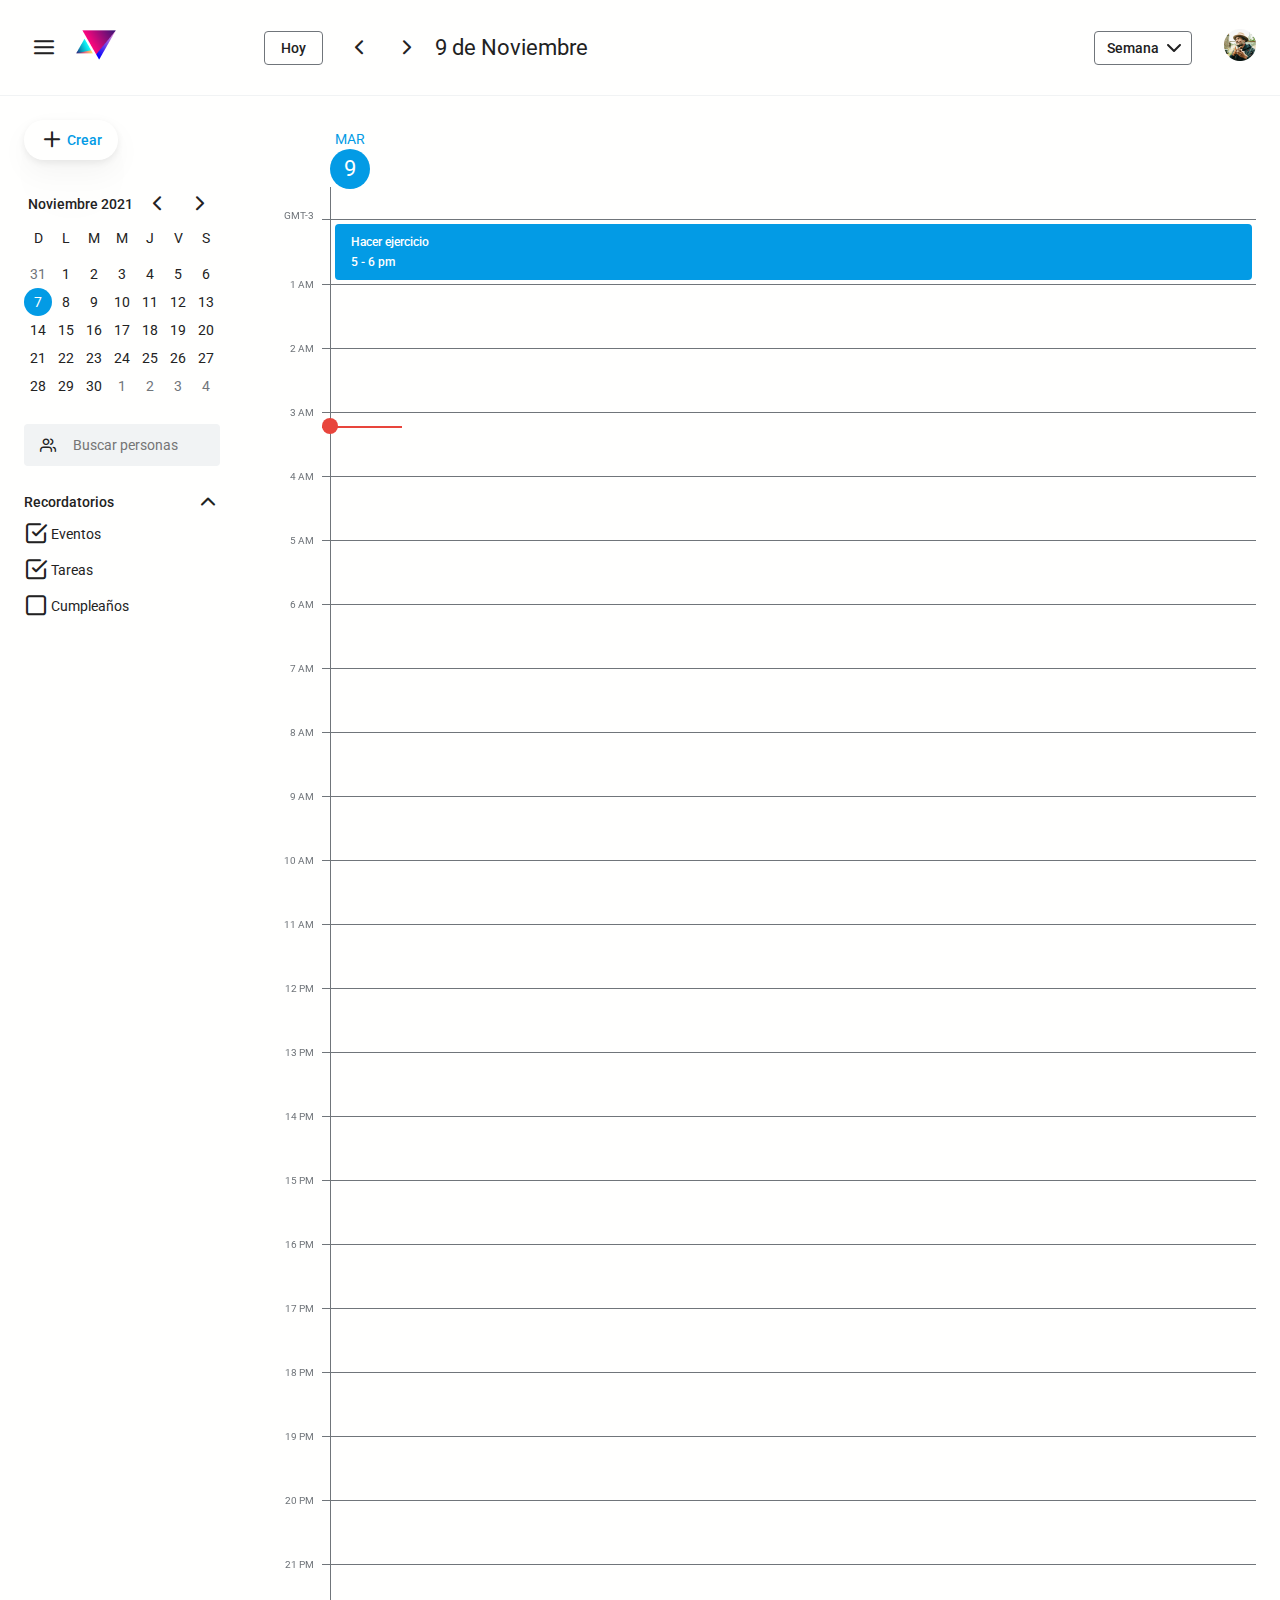
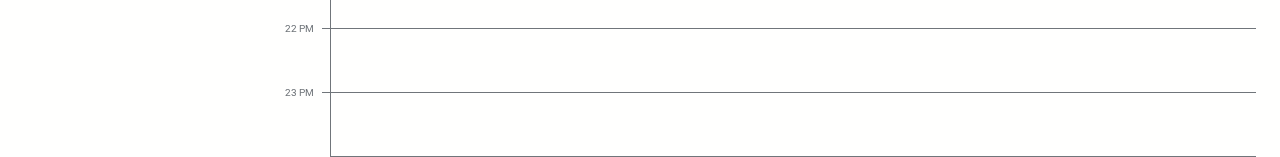
<file: html/martes.html>
<!DOCTYPE html>
<html lang="es">
<head>
    <meta charset="UTF-8">
    <meta http-equiv="X-UA-Compatible" content="IE=edge">
    <meta name="viewport" content="width=device-width, initial-scale=1.0">
    <title>Calendario</title>
    <link rel="preconnect" href="https://fonts.googleapis.com">
    <link rel="preconnect" href="https://fonts.gstatic.com" crossorigin>
    <link href="https://fonts.googleapis.com/css2?family=Roboto:wght@400;500&display=swap" rel="stylesheet">
    <link rel="stylesheet" href="../css/index.css">
</head>
<body>
    <!-- <h1>Calendario</h1> -->
    <div class="page">
        <header class="header">
            <div class="header-primary">
                <div class="header-logo">
                    <button class="button is-compact">
                        <i class="icon-Iconhamburguer-button"></i>
                    </button>    
                    <a href="../index.html" aria-current="page" aria-label="Calendar" tabindex="-1">
                        <img src="../images/Logo.png" alt="">
                    </a>
                </div>
                <div class="calendarStatus">
                    <button class="button is-secondary">Hoy</button>
                    <span class="calendarStatus-navigation"></span>
                    <span><a href="#" class="button is-compact" aria-level="Semana anterior"><i class="icon-Iconchevron-left" aria-hidden="true"></i></a></span>
                    <span><a href="#" class="button is-compact" aria-level="Siguiente semana"><i class="icon-Iconchevron-right" aria-hidden="true"></i></a></span>
                    <time class="calendarStatus-date" datetime="14-12-2021">9 de Noviembre</time>
                </div>
            </div>

            <div class="header-secondary">
                <select class="select button is-secondary" name="" id="">
                    <option value="" selected>Semana</option>
                    <option value="">Día</option>
                </select>
                <a href="/user" aria-current="page" aria-label="Calendar" tabindex="-1">
                    <img src="../images/Perfil.png" alt="">
                </a>
            </div>


        </header>

        <div class="sidebar">
            <button class="button is-rounded is-shadowed">
                <i class="icon-Iconplus" aria-hidden="true"></i>
                <span>Crear</span>
            </button>
            <div class="miniCalendar" aria-level="Calendario de navegación">
                <div class="miniCalendar-status">
                    <time class="miniCalendar-date" datetime="2021-06">Noviembre 2021</time>
                    <div class="miniCalendar-navigation">
                        <a class="button is-compact" href="#prevMonth" aria-label="Mes anterior">
                            <i class="icon-Iconchevron-left" aria-hidden="true"></i>
                        </a>
                        <a class="button is-compact" href="#nextMonth" aria-label="Siguiente mes">
                            <i class="icon-Iconchevron-right" aria-hidden="true"></i>
                        </a>
                    </div>

                </div>
                <div class="miniCalendar-header">
                    <span class="miniCalendar-weekDay">D</span>
                    <span class="miniCalendar-weekDay">L</span>
                    <span class="miniCalendar-weekDay">M</span>
                    <span class="miniCalendar-weekDay">M</span>
                    <span class="miniCalendar-weekDay">J</span>
                    <span class="miniCalendar-weekDay">V</span>
                    <span class="miniCalendar-weekDay">S</span>
                </div>

                <div class="miniCalendar-month">
                    <div class="miniCalendar-monthDay is-inactive">31</div>
                    <div class="miniCalendar-monthDay">1</div>
                    <div class="miniCalendar-monthDay">2</div>
                    <div class="miniCalendar-monthDay">3</div>
                    <div class="miniCalendar-monthDay">4</div>
                    <div class="miniCalendar-monthDay">5</div>
                    <div class="miniCalendar-monthDay">6</div>
                    <div class="miniCalendar-monthDay is-selected">7</div>
                    <div class="miniCalendar-monthDay">8</div>
                    <div class="miniCalendar-monthDay">9</div>
                    <div class="miniCalendar-monthDay">10</div>
                    <div class="miniCalendar-monthDay">11</div>
                    <div class="miniCalendar-monthDay">12</div>
                    <div class="miniCalendar-monthDay">13</div>
                    <div class="miniCalendar-monthDay">14</div>
                    <div class="miniCalendar-monthDay">15</div>
                    <div class="miniCalendar-monthDay">16</div>
                    <div class="miniCalendar-monthDay">17</div>
                    <div class="miniCalendar-monthDay">18</div>
                    <div class="miniCalendar-monthDay">19</div>
                    <div class="miniCalendar-monthDay">20</div>
                    <div class="miniCalendar-monthDay">21</div>
                    <div class="miniCalendar-monthDay">22</div>
                    <div class="miniCalendar-monthDay">23</div>
                    <div class="miniCalendar-monthDay">24</div>
                    <div class="miniCalendar-monthDay">25</div>
                    <div class="miniCalendar-monthDay">26</div>
                    <div class="miniCalendar-monthDay">27</div>
                    <div class="miniCalendar-monthDay">28</div>
                    <div class="miniCalendar-monthDay">29</div>
                    <div class="miniCalendar-monthDay">30</div>
                    <div class="miniCalendar-monthDay is-inactive">1</div>
                    <div class="miniCalendar-monthDay is-inactive">2</div>
                    <div class="miniCalendar-monthDay is-inactive">3</div>
                    <div class="miniCalendar-monthDay is-inactive">4</div>
                </div>
            </div>

            <form class="search" role="search" aria-label="Buscar personas">
                <i class="icon-Iconusers" aria-hidden="true"></i>
                <input required type="search" placeholder="Buscar personas">
            </form>

            <div class="reminders">
                <div class="reminders-header">
                    <span>Recordatorios</span>
                    <i class="icon-Iconchevron-up"></i>
                </div>
                    <div class="reminders-list">
                        <div class="reminders-check">
                            <i class="icon-Iconcheck-square"></i>
                            <span>Eventos</span>
                        </div>
                        <div class="reminders-check">
                            <i class="icon-Iconcheck-square"></i>
                            <span>Tareas</span>
                        </div>
                        <div class="reminders-check">
                            <i class="icon-Iconcheck"></i>
                            <span>Cumpleaños</span>
                        </div>
                    </div>
            </div>
        </div>

        <main class="calendar">
            <div class="currentTime"></div>
            <div class="calendar-day">
                <div class="timezoneCell">GMT-3</div>
                <h2 class="calendarDay today is-selected">
                    <a href="./calendar-by-day.html" aria-level="Martes 9 de Noviembre">
                        <time datetime="2021-11-07">
                            <span>MAR</span>
                            <br>
                            <span>9</span>
                        </time>
                    </a>
                </h2>



                <span class="hourCell"></span>
                <div tabindex="0" class="taskCell">
                    <div class="task" aria-level="de 17:00 a 18:00 hacer ejercicios">
                        <p>Hacer ejercicio</p>
                        <p>
                            <time datetime="17:00">5</time> - <time datetime="18:00">6 pm</time>
                        </p>
                    </div>
                </div>

                <span class="hourCell">1 AM</span>
                <div class="taskCell"></div>

                <span class="hourCell">2 AM</span>
                <div class="taskCell"></div>

                <span class="hourCell">3 AM</span>
                <div class="taskCell"></div>

                <span class="hourCell">4 AM</span>
                <div class="taskCell"></div>

                <span class="hourCell">5 AM</span>
                <div class="taskCell"></div>

                <span class="hourCell">6 AM</span>
                <div class="taskCell"></div>

                <span class="hourCell">7 AM</span>
                <div class="taskCell"></div>

                <span class="hourCell">8 AM</span>
                <div class="taskCell"></div>

                <span class="hourCell">9 AM</span>
                <div class="taskCell"></div>

                <span class="hourCell">10 AM</span>
                <div class="taskCell"></div>

                <span class="hourCell">11 AM</span>
                <div class="taskCell"></div>

                <span class="hourCell">12 PM</span>
                <div class="taskCell"></div>

                <span class="hourCell">13 PM</span>
                <div class="taskCell"></div>

                <span class="hourCell">14 PM</span>
                <div class="taskCell"></div>

                <span class="hourCell">15 PM</span>
                <div class="taskCell"></div>

                <span class="hourCell">16 PM</span>
                <div class="taskCell"></div>

                <span class="hourCell">17 PM</span>
                <div class="taskCell"></div>

                <span class="hourCell">18 PM</span>
                <div class="taskCell"></div>

                <span class="hourCell">19 PM</span>
                <div class="taskCell"></div>

                <span class="hourCell">20 PM</span>
                <div class="taskCell"></div>

                <span class="hourCell">21 PM</span>
                <div class="taskCell"></div>

                <span class="hourCell">22 PM</span>
                <div class="taskCell"></div>
                
                <span class="hourCell">23 PM</span>
                <div class="taskCell"></div>
            </div>
        </main>
    </div>
    <dialog class="modal">
        <form class="createTask">
            <div class="input is-outstanding">
                <div class="input-body">
                    <input required type="text" name="title" placeholder="Añade un título">
                </div>
            </div>

            <div class="input">
                <i class="icon-Iconclock"></i>
                <div class="input-body">
                    <input required type="date" name="date">
                    <input required type="time" name="time-start">
                    <input required type="time" name="time-end">
                </div>
            </div>

            <div class="input">
                <i class="icon-Iconusers"></i>
                <div class="input-body">
                    <input required type="text" list="guests" name="gusts" placeholder="Agregar invitados">
                    <datalist id="guests">
                        <option value="Alexis"></option>
                        <option value="Gonzalo"></option>
                        <option value="Florencia"></option>
                    </datalist>
                </div>
            </div>

            <div class="input">
                <i class="icon-Icongps"></i>
                <div class="input-body">
                    <input type="text" name="location" placeholder="Agregar ubicación">
                </div>
            </div>

            <div class="input">
                <!-- <i class="icon-Icontext"></i> -->
                <div class="input-body">
                    <input type="file" multiple>
                </div>
            </div>

            <div class="input">
                <!-- <i class="icon-Icontext"></i> -->
                <div class="input-body">
                    <textarea name="description" placeholder="Agregar descripción" id="" cols="" rows="3"></textarea>
                </div>
            </div>
        </form>
        <div class="modal-actions">
            <button id="close-modal" class="button">Cancelar</button>
            <button class="button is-primary">Guardar</button>
        </div>
    </dialog>
    <script src="../js/app.js" type="module"></script>
</body>
</html>
</file>
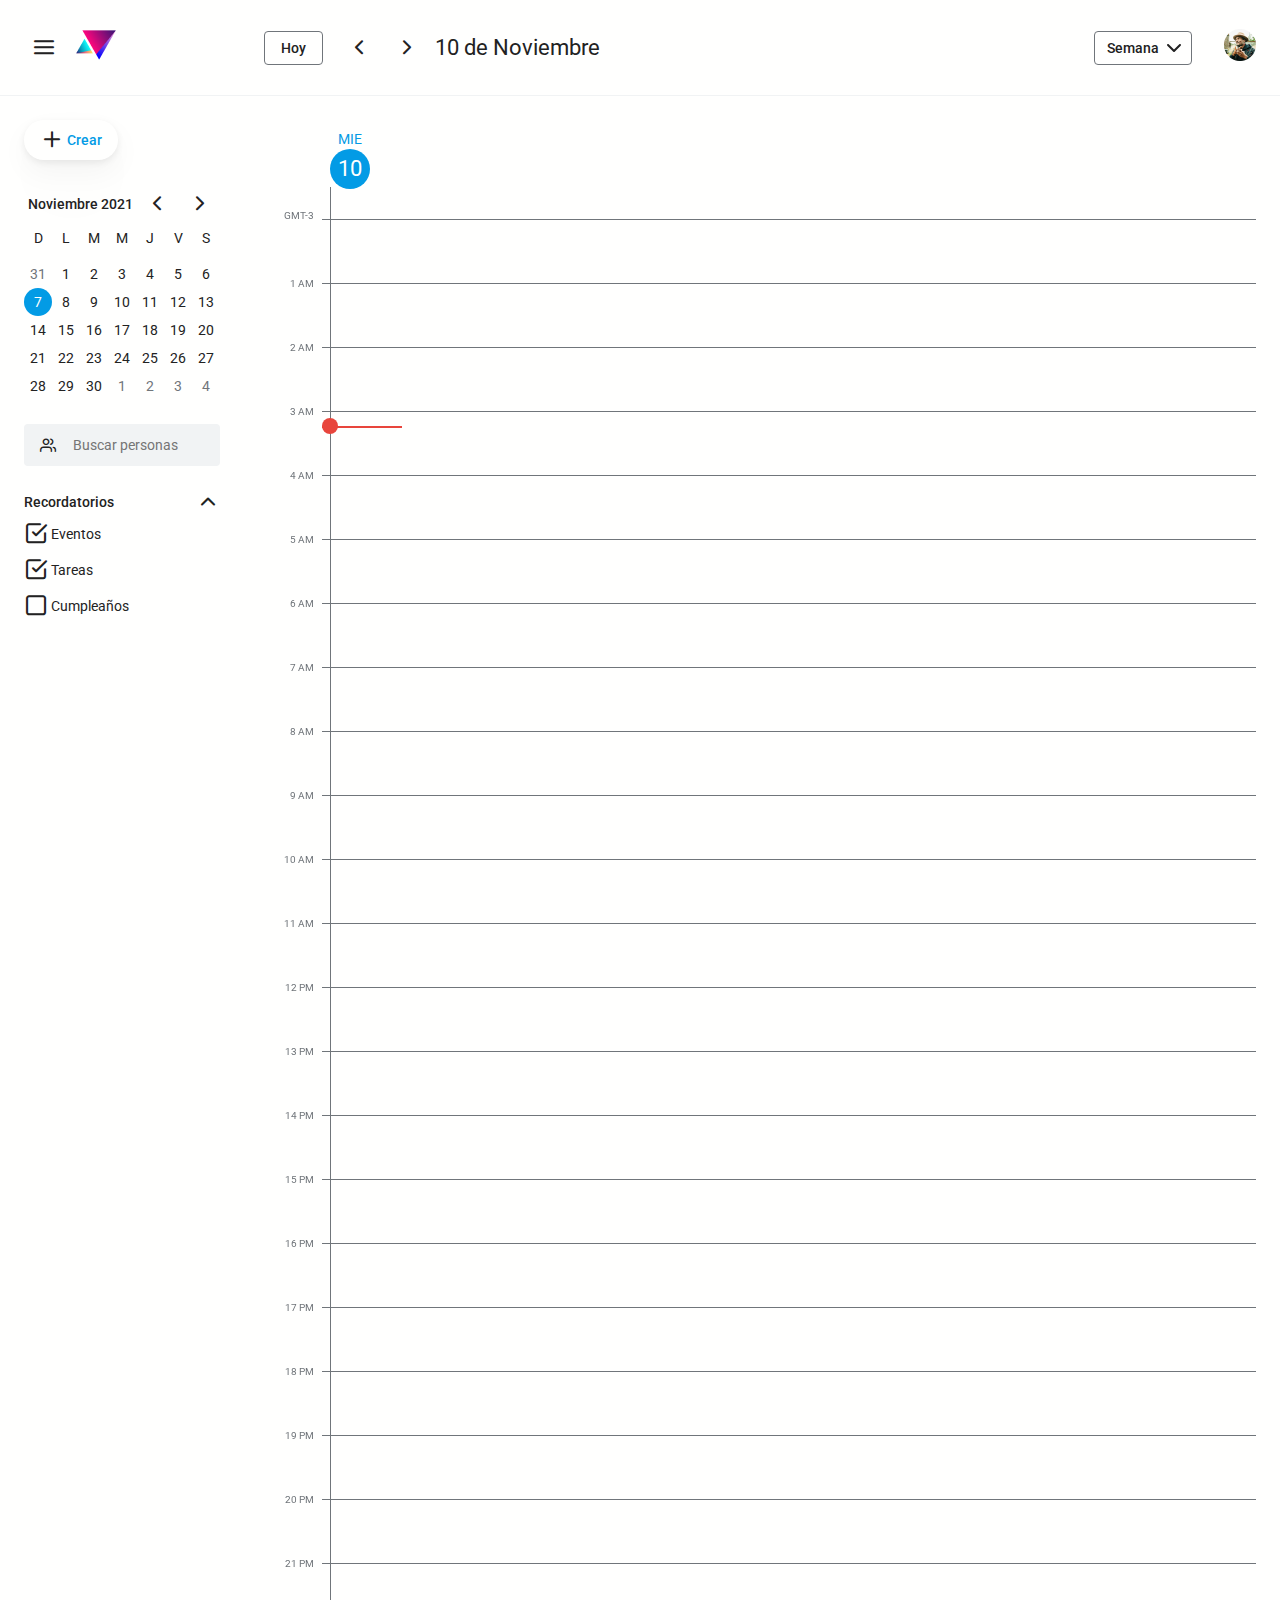
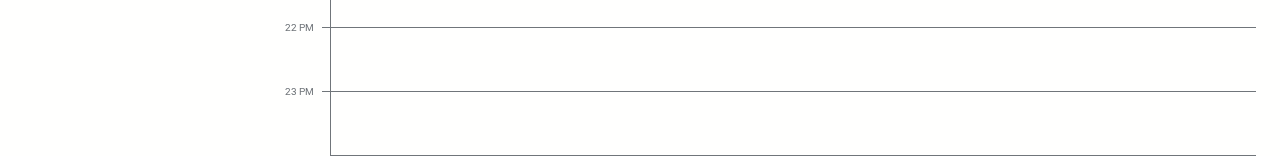
<file: html/miercoles.html>
<!DOCTYPE html>
<html lang="es">
<head>
    <meta charset="UTF-8">
    <meta http-equiv="X-UA-Compatible" content="IE=edge">
    <meta name="viewport" content="width=device-width, initial-scale=1.0">
    <title>Calendario</title>
    <link rel="preconnect" href="https://fonts.googleapis.com">
    <link rel="preconnect" href="https://fonts.gstatic.com" crossorigin>
    <link href="https://fonts.googleapis.com/css2?family=Roboto:wght@400;500&display=swap" rel="stylesheet">
    <link rel="stylesheet" href="../css/index.css">
</head>
<body>
    <!-- <h1>Calendario</h1> -->
    <div class="page">
        <header class="header">
            <div class="header-primary">
                <div class="header-logo">
                    <button class="button is-compact">
                        <i class="icon-Iconhamburguer-button"></i>
                    </button>    
                    <a href="../index.html" aria-current="page" aria-label="Calendar" tabindex="-1">
                        <img src="../images/Logo.png" alt="">
                    </a>
                </div>
                <div class="calendarStatus">
                    <button class="button is-secondary">Hoy</button>
                    <span class="calendarStatus-navigation"></span>
                    <span><a href="#" class="button is-compact" aria-level="Semana anterior"><i class="icon-Iconchevron-left" aria-hidden="true"></i></a></span>
                    <span><a href="#" class="button is-compact" aria-level="Siguiente semana"><i class="icon-Iconchevron-right" aria-hidden="true"></i></a></span>
                    <time class="calendarStatus-date" datetime="14-12-2021">10 de Noviembre</time>
                </div>
            </div>

            <div class="header-secondary">
                <select class="select button is-secondary" name="" id="">
                    <option value="" selected>Semana</option>
                    <option value="">Día</option>
                </select>
                <a href="/user" aria-current="page" aria-label="Calendar" tabindex="-1">
                    <img src="../images/Perfil.png" alt="">
                </a>
            </div>


        </header>

        <div class="sidebar">
            <button class="button is-rounded is-shadowed">
                <i class="icon-Iconplus" aria-hidden="true"></i>
                <span>Crear</span>
            </button>
            <div class="miniCalendar" aria-level="Calendario de navegación">
                <div class="miniCalendar-status">
                    <time class="miniCalendar-date" datetime="2021-06">Noviembre 2021</time>
                    <div class="miniCalendar-navigation">
                        <a class="button is-compact" href="#prevMonth" aria-label="Mes anterior">
                            <i class="icon-Iconchevron-left" aria-hidden="true"></i>
                        </a>
                        <a class="button is-compact" href="#nextMonth" aria-label="Siguiente mes">
                            <i class="icon-Iconchevron-right" aria-hidden="true"></i>
                        </a>
                    </div>

                </div>
                <div class="miniCalendar-header">
                    <span class="miniCalendar-weekDay">D</span>
                    <span class="miniCalendar-weekDay">L</span>
                    <span class="miniCalendar-weekDay">M</span>
                    <span class="miniCalendar-weekDay">M</span>
                    <span class="miniCalendar-weekDay">J</span>
                    <span class="miniCalendar-weekDay">V</span>
                    <span class="miniCalendar-weekDay">S</span>
                </div>

                <div class="miniCalendar-month">
                    <div class="miniCalendar-monthDay is-inactive">31</div>
                    <div class="miniCalendar-monthDay">1</div>
                    <div class="miniCalendar-monthDay">2</div>
                    <div class="miniCalendar-monthDay">3</div>
                    <div class="miniCalendar-monthDay">4</div>
                    <div class="miniCalendar-monthDay">5</div>
                    <div class="miniCalendar-monthDay">6</div>
                    <div class="miniCalendar-monthDay is-selected">7</div>
                    <div class="miniCalendar-monthDay">8</div>
                    <div class="miniCalendar-monthDay">9</div>
                    <div class="miniCalendar-monthDay">10</div>
                    <div class="miniCalendar-monthDay">11</div>
                    <div class="miniCalendar-monthDay">12</div>
                    <div class="miniCalendar-monthDay">13</div>
                    <div class="miniCalendar-monthDay">14</div>
                    <div class="miniCalendar-monthDay">15</div>
                    <div class="miniCalendar-monthDay">16</div>
                    <div class="miniCalendar-monthDay">17</div>
                    <div class="miniCalendar-monthDay">18</div>
                    <div class="miniCalendar-monthDay">19</div>
                    <div class="miniCalendar-monthDay">20</div>
                    <div class="miniCalendar-monthDay">21</div>
                    <div class="miniCalendar-monthDay">22</div>
                    <div class="miniCalendar-monthDay">23</div>
                    <div class="miniCalendar-monthDay">24</div>
                    <div class="miniCalendar-monthDay">25</div>
                    <div class="miniCalendar-monthDay">26</div>
                    <div class="miniCalendar-monthDay">27</div>
                    <div class="miniCalendar-monthDay">28</div>
                    <div class="miniCalendar-monthDay">29</div>
                    <div class="miniCalendar-monthDay">30</div>
                    <div class="miniCalendar-monthDay is-inactive">1</div>
                    <div class="miniCalendar-monthDay is-inactive">2</div>
                    <div class="miniCalendar-monthDay is-inactive">3</div>
                    <div class="miniCalendar-monthDay is-inactive">4</div>
                </div>
            </div>

            <form class="search" role="search" aria-label="Buscar personas">
                <i class="icon-Iconusers" aria-hidden="true"></i>
                <input required type="search" placeholder="Buscar personas">
            </form>

            <div class="reminders">
                <div class="reminders-header">
                    <span>Recordatorios</span>
                    <i class="icon-Iconchevron-up"></i>
                </div>
                    <div class="reminders-list">
                        <div class="reminders-check">
                            <i class="icon-Iconcheck-square"></i>
                            <span>Eventos</span>
                        </div>
                        <div class="reminders-check">
                            <i class="icon-Iconcheck-square"></i>
                            <span>Tareas</span>
                        </div>
                        <div class="reminders-check">
                            <i class="icon-Iconcheck"></i>
                            <span>Cumpleaños</span>
                        </div>
                    </div>
            </div>
        </div>

        <main class="calendar">
            <div class="currentTime"></div>
            <div class="calendar-day">
                <div class="timezoneCell">GMT-3</div>
                <h2 class="calendarDay today is-selected">
                    <a href="./calendar-by-day.html" aria-level="Miercoles 10 de Noviembre">
                        <time datetime="2021-11-07">
                            <span>MIE</span>
                            <br>
                            <span>10</span>
                        </time>
                    </a>
                </h2>



                <span class="hourCell"></span>
                <div class="taskCell"></div>

                <span class="hourCell">1 AM</span>
                <div class="taskCell"></div>

                <span class="hourCell">2 AM</span>
                <div class="taskCell"></div>

                <span class="hourCell">3 AM</span>
                <div class="taskCell"></div>

                <span class="hourCell">4 AM</span>
                <div class="taskCell"></div>

                <span class="hourCell">5 AM</span>
                <div class="taskCell"></div>

                <span class="hourCell">6 AM</span>
                <div class="taskCell"></div>

                <span class="hourCell">7 AM</span>
                <div class="taskCell"></div>

                <span class="hourCell">8 AM</span>
                <div class="taskCell"></div>

                <span class="hourCell">9 AM</span>
                <div class="taskCell"></div>

                <span class="hourCell">10 AM</span>
                <div class="taskCell"></div>

                <span class="hourCell">11 AM</span>
                <div class="taskCell"></div>

                <span class="hourCell">12 PM</span>
                <div class="taskCell"></div>

                <span class="hourCell">13 PM</span>
                <div class="taskCell"></div>

                <span class="hourCell">14 PM</span>
                <div class="taskCell"></div>

                <span class="hourCell">15 PM</span>
                <div class="taskCell"></div>

                <span class="hourCell">16 PM</span>
                <div class="taskCell"></div>

                <span class="hourCell">17 PM</span>
                <div class="taskCell"></div>

                <span class="hourCell">18 PM</span>
                <div class="taskCell"></div>

                <span class="hourCell">19 PM</span>
                <div class="taskCell"></div>

                <span class="hourCell">20 PM</span>
                <div class="taskCell"></div>

                <span class="hourCell">21 PM</span>
                <div class="taskCell"></div>

                <span class="hourCell">22 PM</span>
                <div class="taskCell"></div>
                
                <span class="hourCell">23 PM</span>
                <div class="taskCell"></div>
            </div>
        </main>
    </div>
    <dialog class="modal">
        <form class="createTask">
            <div class="input is-outstanding">
                <div class="input-body">
                    <input required type="text" name="title" placeholder="Añade un título">
                </div>
            </div>

            <div class="input">
                <i class="icon-Iconclock"></i>
                <div class="input-body">
                    <input required type="date" name="date">
                    <input required type="time" name="time-start">
                    <input required type="time" name="time-end">
                </div>
            </div>

            <div class="input">
                <i class="icon-Iconusers"></i>
                <div class="input-body">
                    <input required type="text" list="guests" name="gusts" placeholder="Agregar invitados">
                    <datalist id="guests">
                        <option value="Alexis"></option>
                        <option value="Gonzalo"></option>
                        <option value="Florencia"></option>
                    </datalist>
                </div>
            </div>

            <div class="input">
                <i class="icon-Icongps"></i>
                <div class="input-body">
                    <input type="text" name="location" placeholder="Agregar ubicación">
                </div>
            </div>

            <div class="input">
                <!-- <i class="icon-Icontext"></i> -->
                <div class="input-body">
                    <input type="file" multiple>
                </div>
            </div>

            <div class="input">
                <!-- <i class="icon-Icontext"></i> -->
                <div class="input-body">
                    <textarea name="description" placeholder="Agregar descripción" id="" cols="" rows="3"></textarea>
                </div>
            </div>
        </form>
        <div class="modal-actions">
            <button id="close-modal" class="button">Cancelar</button>
            <button class="button is-primary">Guardar</button>
        </div>
    </dialog>
    <script src="../js/app.js" type="module"></script>
</body>
</html>
</file>
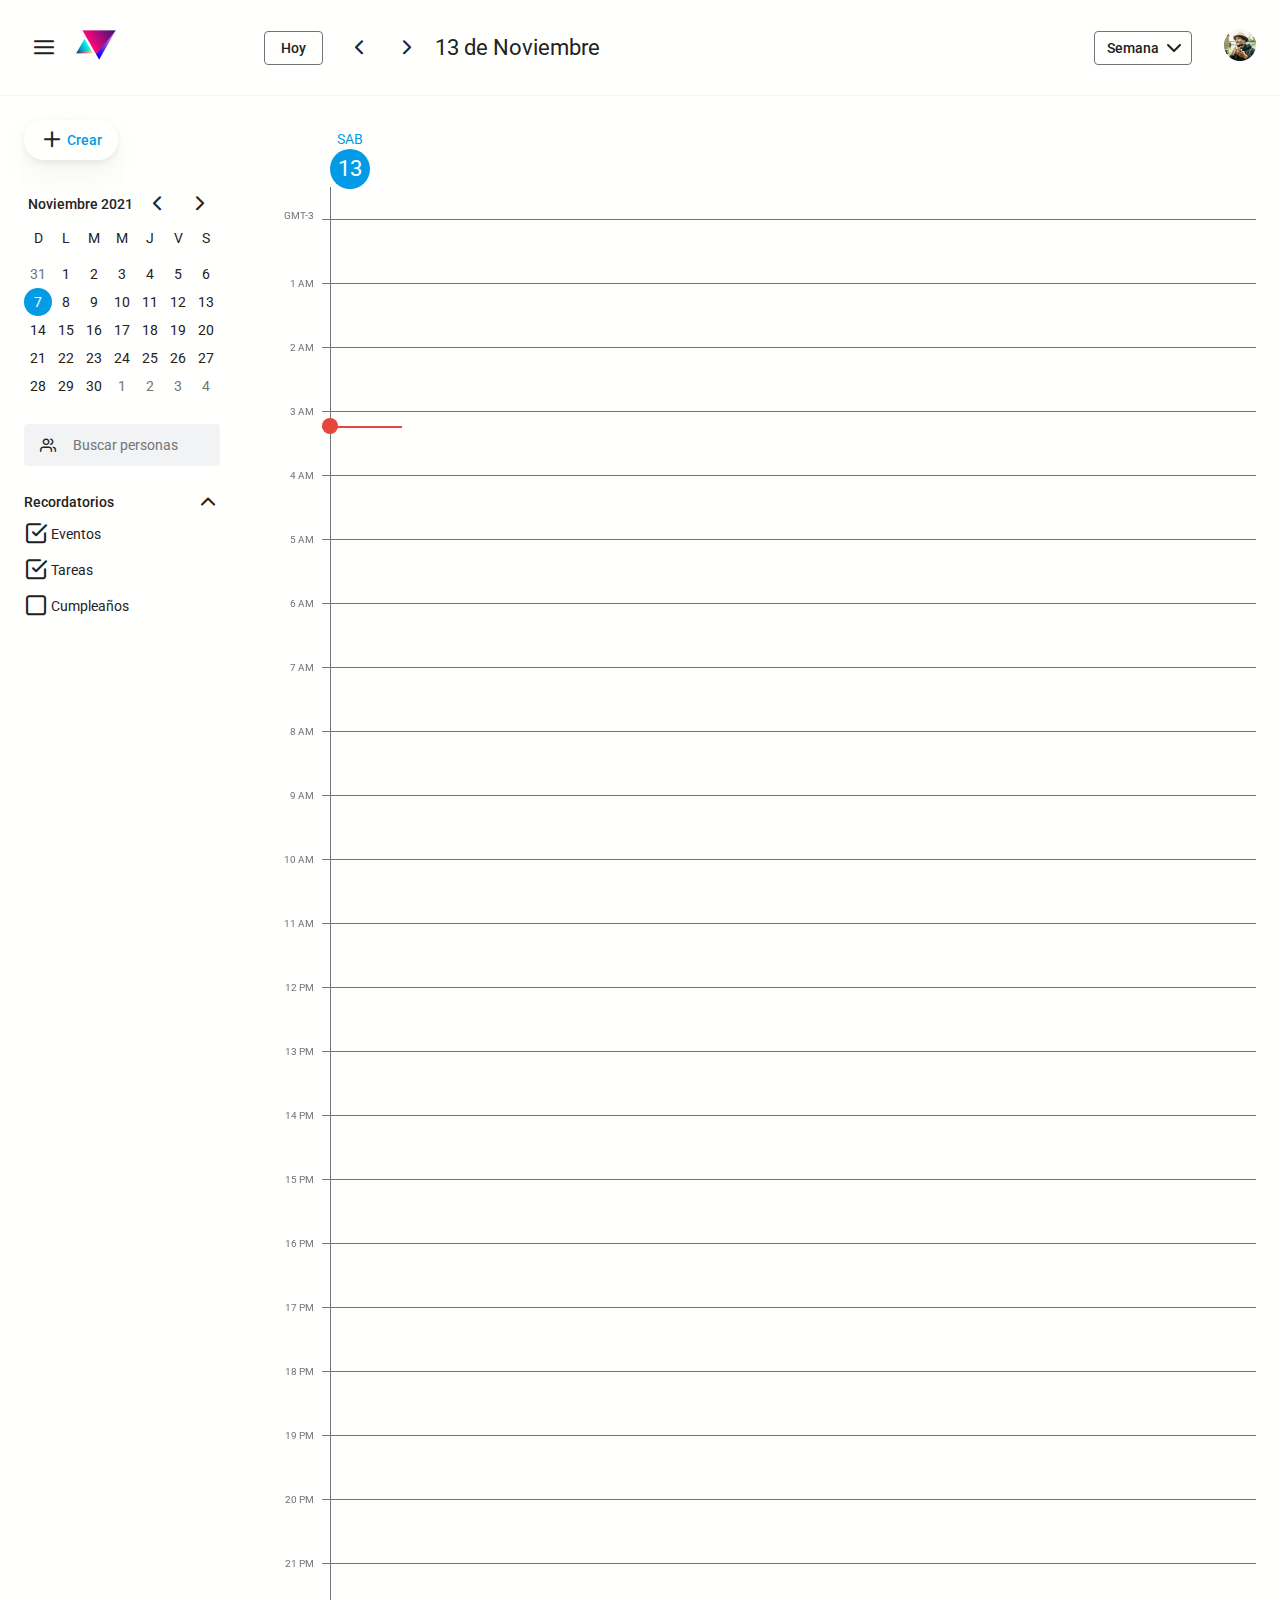
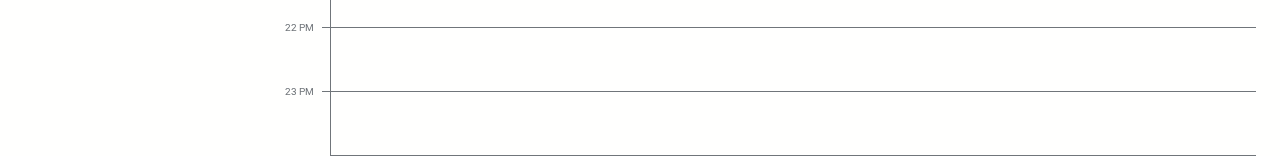
<file: html/sabado.html>
<!DOCTYPE html>
<html lang="es">
<head>
    <meta charset="UTF-8">
    <meta http-equiv="X-UA-Compatible" content="IE=edge">
    <meta name="viewport" content="width=device-width, initial-scale=1.0">
    <title>Calendario</title>
    <link rel="preconnect" href="https://fonts.googleapis.com">
    <link rel="preconnect" href="https://fonts.gstatic.com" crossorigin>
    <link href="https://fonts.googleapis.com/css2?family=Roboto:wght@400;500&display=swap" rel="stylesheet">
    <link rel="stylesheet" href="../css/index.css">
</head>
<body>
    <!-- <h1>Calendario</h1> -->
    <div class="page">
        <header class="header">
            <div class="header-primary">
                <div class="header-logo">
                    <button class="button is-compact">
                        <i class="icon-Iconhamburguer-button"></i>
                    </button>    
                    <a href="../index.html" aria-current="page" aria-label="Calendar" tabindex="-1">
                        <img src="../images/Logo.png" alt="">
                    </a>
                </div>
                <div class="calendarStatus">
                    <button class="button is-secondary">Hoy</button>
                    <span class="calendarStatus-navigation"></span>
                    <span><a href="#" class="button is-compact" aria-level="Semana anterior"><i class="icon-Iconchevron-left" aria-hidden="true"></i></a></span>
                    <span><a href="#" class="button is-compact" aria-level="Siguiente semana"><i class="icon-Iconchevron-right" aria-hidden="true"></i></a></span>
                    <time class="calendarStatus-date" datetime="14-12-2021">13 de Noviembre</time>
                </div>
            </div>

            <div class="header-secondary">
                <select class="select button is-secondary" name="" id="">
                    <option value="" selected>Semana</option>
                    <option value="">Día</option>
                </select>
                <a href="/user" aria-current="page" aria-label="Calendar" tabindex="-1">
                    <img src="../images/Perfil.png" alt="">
                </a>
            </div>


        </header>

        <div class="sidebar">
            <button class="button is-rounded is-shadowed">
                <i class="icon-Iconplus" aria-hidden="true"></i>
                <span>Crear</span>
            </button>
            <div class="miniCalendar" aria-level="Calendario de navegación">
                <div class="miniCalendar-status">
                    <time class="miniCalendar-date" datetime="2021-06">Noviembre 2021</time>
                    <div class="miniCalendar-navigation">
                        <a class="button is-compact" href="#prevMonth" aria-label="Mes anterior">
                            <i class="icon-Iconchevron-left" aria-hidden="true"></i>
                        </a>
                        <a class="button is-compact" href="#nextMonth" aria-label="Siguiente mes">
                            <i class="icon-Iconchevron-right" aria-hidden="true"></i>
                        </a>
                    </div>

                </div>
                <div class="miniCalendar-header">
                    <span class="miniCalendar-weekDay">D</span>
                    <span class="miniCalendar-weekDay">L</span>
                    <span class="miniCalendar-weekDay">M</span>
                    <span class="miniCalendar-weekDay">M</span>
                    <span class="miniCalendar-weekDay">J</span>
                    <span class="miniCalendar-weekDay">V</span>
                    <span class="miniCalendar-weekDay">S</span>
                </div>

                <div class="miniCalendar-month">
                    <div class="miniCalendar-monthDay is-inactive">31</div>
                    <div class="miniCalendar-monthDay">1</div>
                    <div class="miniCalendar-monthDay">2</div>
                    <div class="miniCalendar-monthDay">3</div>
                    <div class="miniCalendar-monthDay">4</div>
                    <div class="miniCalendar-monthDay">5</div>
                    <div class="miniCalendar-monthDay">6</div>
                    <div class="miniCalendar-monthDay is-selected">7</div>
                    <div class="miniCalendar-monthDay">8</div>
                    <div class="miniCalendar-monthDay">9</div>
                    <div class="miniCalendar-monthDay">10</div>
                    <div class="miniCalendar-monthDay">11</div>
                    <div class="miniCalendar-monthDay">12</div>
                    <div class="miniCalendar-monthDay">13</div>
                    <div class="miniCalendar-monthDay">14</div>
                    <div class="miniCalendar-monthDay">15</div>
                    <div class="miniCalendar-monthDay">16</div>
                    <div class="miniCalendar-monthDay">17</div>
                    <div class="miniCalendar-monthDay">18</div>
                    <div class="miniCalendar-monthDay">19</div>
                    <div class="miniCalendar-monthDay">20</div>
                    <div class="miniCalendar-monthDay">21</div>
                    <div class="miniCalendar-monthDay">22</div>
                    <div class="miniCalendar-monthDay">23</div>
                    <div class="miniCalendar-monthDay">24</div>
                    <div class="miniCalendar-monthDay">25</div>
                    <div class="miniCalendar-monthDay">26</div>
                    <div class="miniCalendar-monthDay">27</div>
                    <div class="miniCalendar-monthDay">28</div>
                    <div class="miniCalendar-monthDay">29</div>
                    <div class="miniCalendar-monthDay">30</div>
                    <div class="miniCalendar-monthDay is-inactive">1</div>
                    <div class="miniCalendar-monthDay is-inactive">2</div>
                    <div class="miniCalendar-monthDay is-inactive">3</div>
                    <div class="miniCalendar-monthDay is-inactive">4</div>
                </div>
            </div>

            <form class="search" role="search" aria-label="Buscar personas">
                <i class="icon-Iconusers" aria-hidden="true"></i>
                <input required type="search" placeholder="Buscar personas">
            </form>

            <div class="reminders">
                <div class="reminders-header">
                    <span>Recordatorios</span>
                    <i class="icon-Iconchevron-up"></i>
                </div>
                    <div class="reminders-list">
                        <div class="reminders-check">
                            <i class="icon-Iconcheck-square"></i>
                            <span>Eventos</span>
                        </div>
                        <div class="reminders-check">
                            <i class="icon-Iconcheck-square"></i>
                            <span>Tareas</span>
                        </div>
                        <div class="reminders-check">
                            <i class="icon-Iconcheck"></i>
                            <span>Cumpleaños</span>
                        </div>
                    </div>
            </div>
        </div>

        <main class="calendar">
            <div class="currentTime"></div>
            <div class="calendar-day">
                <div class="timezoneCell">GMT-3</div>
                <h2 class="calendarDay today is-selected">
                    <a href="./calendar-by-day.html" aria-level="Sabado 13 de Noviembre">
                        <time datetime="2021-11-07">
                            <span>SAB</span>
                            <br>
                            <span>13</span>
                        </time>
                    </a>
                </h2>



                <span class="hourCell"></span>
                <div class="taskCell"></div>

                <span class="hourCell">1 AM</span>
                <div class="taskCell"></div>

                <span class="hourCell">2 AM</span>
                <div class="taskCell"></div>

                <span class="hourCell">3 AM</span>
                <div class="taskCell"></div>

                <span class="hourCell">4 AM</span>
                <div class="taskCell"></div>

                <span class="hourCell">5 AM</span>
                <div class="taskCell"></div>

                <span class="hourCell">6 AM</span>
                <div class="taskCell"></div>

                <span class="hourCell">7 AM</span>
                <div class="taskCell"></div>

                <span class="hourCell">8 AM</span>
                <div class="taskCell"></div>

                <span class="hourCell">9 AM</span>
                <div class="taskCell"></div>

                <span class="hourCell">10 AM</span>
                <div class="taskCell"></div>

                <span class="hourCell">11 AM</span>
                <div class="taskCell"></div>

                <span class="hourCell">12 PM</span>
                <div class="taskCell"></div>

                <span class="hourCell">13 PM</span>
                <div class="taskCell"></div>

                <span class="hourCell">14 PM</span>
                <div class="taskCell"></div>

                <span class="hourCell">15 PM</span>
                <div class="taskCell"></div>

                <span class="hourCell">16 PM</span>
                <div class="taskCell"></div>

                <span class="hourCell">17 PM</span>
                <div class="taskCell"></div>

                <span class="hourCell">18 PM</span>
                <div class="taskCell"></div>

                <span class="hourCell">19 PM</span>
                <div class="taskCell"></div>

                <span class="hourCell">20 PM</span>
                <div class="taskCell"></div>

                <span class="hourCell">21 PM</span>
                <div class="taskCell"></div>

                <span class="hourCell">22 PM</span>
                <div class="taskCell"></div>
                
                <span class="hourCell">23 PM</span>
                <div class="taskCell"></div>
            </div>
        </main>
    </div>
    <dialog class="modal">
        <form class="createTask">
            <div class="input is-outstanding">
                <div class="input-body">
                    <input required type="text" name="title" placeholder="Añade un título">
                </div>
            </div>

            <div class="input">
                <i class="icon-Iconclock"></i>
                <div class="input-body">
                    <input required type="date" name="date">
                    <input required type="time" name="time-start">
                    <input required type="time" name="time-end">
                </div>
            </div>

            <div class="input">
                <i class="icon-Iconusers"></i>
                <div class="input-body">
                    <input required type="text" list="guests" name="gusts" placeholder="Agregar invitados">
                    <datalist id="guests">
                        <option value="Alexis"></option>
                        <option value="Gonzalo"></option>
                        <option value="Florencia"></option>
                    </datalist>
                </div>
            </div>

            <div class="input">
                <i class="icon-Icongps"></i>
                <div class="input-body">
                    <input type="text" name="location" placeholder="Agregar ubicación">
                </div>
            </div>

            <div class="input">
                <!-- <i class="icon-Icontext"></i> -->
                <div class="input-body">
                    <input type="file" multiple>
                </div>
            </div>

            <div class="input">
                <!-- <i class="icon-Icontext"></i> -->
                <div class="input-body">
                    <textarea name="description" placeholder="Agregar descripción" id="" cols="" rows="3"></textarea>
                </div>
            </div>
        </form>
        <div class="modal-actions">
            <button id="close-modal" class="button">Cancelar</button>
            <button class="button is-primary">Guardar</button>
        </div>
    </dialog>
    <script src="../js/app.js" type="module"></script>
</body>
</html>
</file>
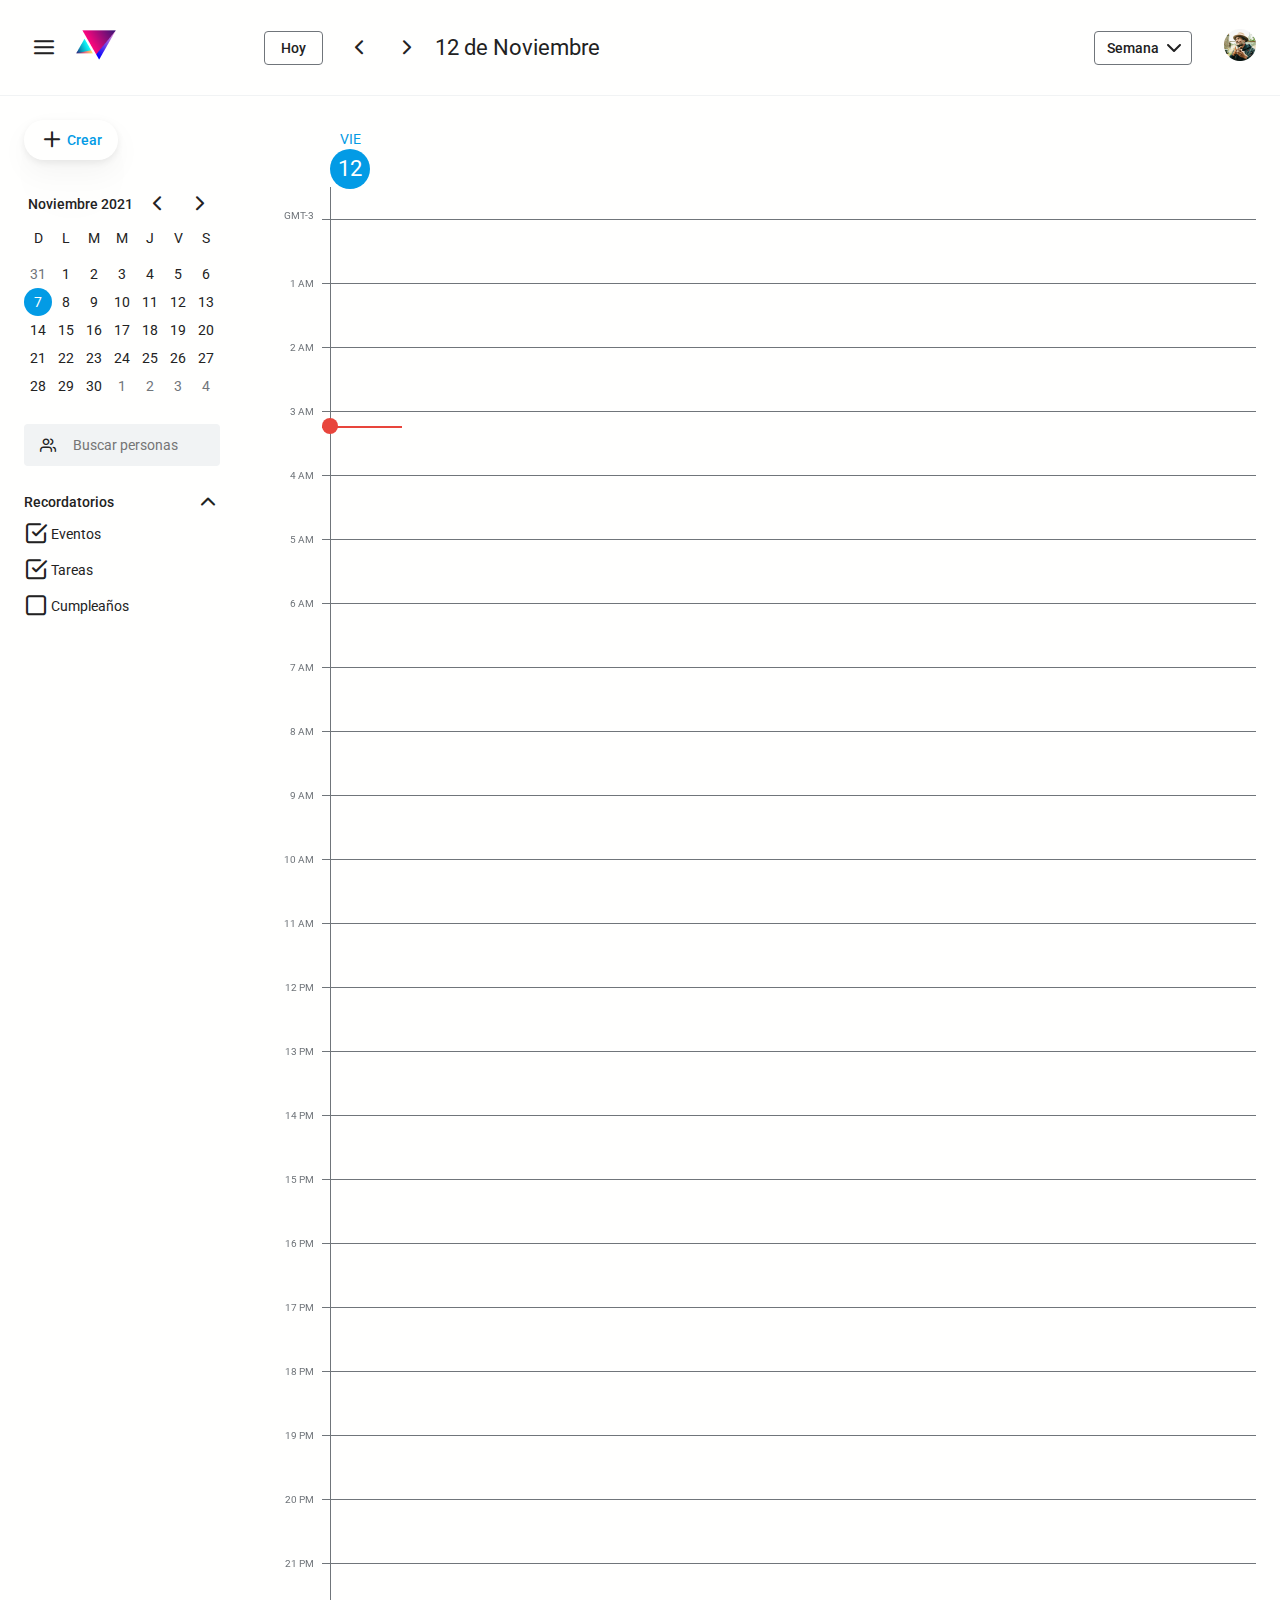
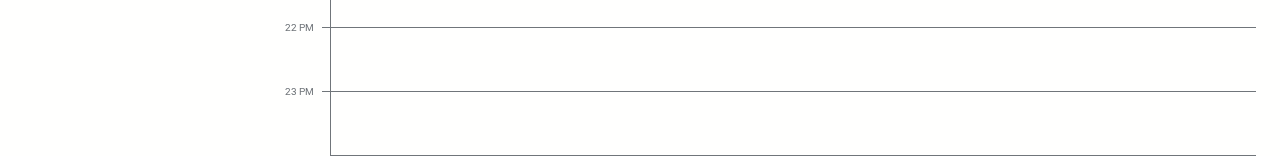
<file: html/viernes.html>
<!DOCTYPE html>
<html lang="es">
<head>
    <meta charset="UTF-8">
    <meta http-equiv="X-UA-Compatible" content="IE=edge">
    <meta name="viewport" content="width=device-width, initial-scale=1.0">
    <title>Calendario</title>
    <link rel="preconnect" href="https://fonts.googleapis.com">
    <link rel="preconnect" href="https://fonts.gstatic.com" crossorigin>
    <link href="https://fonts.googleapis.com/css2?family=Roboto:wght@400;500&display=swap" rel="stylesheet">
    <link rel="stylesheet" href="../css/index.css">
</head>
<body>
    <!-- <h1>Calendario</h1> -->
    <div class="page">
        <header class="header">
            <div class="header-primary">
                <div class="header-logo">
                    <button class="button is-compact">
                        <i class="icon-Iconhamburguer-button"></i>
                    </button>    
                    <a href="../index.html" aria-current="page" aria-label="Calendar" tabindex="-1">
                        <img src="../images/Logo.png" alt="">
                    </a>
                </div>
                <div class="calendarStatus">
                    <button class="button is-secondary">Hoy</button>
                    <span class="calendarStatus-navigation"></span>
                    <span><a href="#" class="button is-compact" aria-level="Semana anterior"><i class="icon-Iconchevron-left" aria-hidden="true"></i></a></span>
                    <span><a href="#" class="button is-compact" aria-level="Siguiente semana"><i class="icon-Iconchevron-right" aria-hidden="true"></i></a></span>
                    <time class="calendarStatus-date" datetime="14-12-2021">12 de Noviembre</time>
                </div>
            </div>

            <div class="header-secondary">
                <select class="select button is-secondary" name="" id="">
                    <option value="" selected>Semana</option>
                    <option value="">Día</option>
                </select>
                <a href="/user" aria-current="page" aria-label="Calendar" tabindex="-1">
                    <img src="../images/Perfil.png" alt="">
                </a>
            </div>


        </header>

        <div class="sidebar">
            <button class="button is-rounded is-shadowed">
                <i class="icon-Iconplus" aria-hidden="true"></i>
                <span>Crear</span>
            </button>
            <div class="miniCalendar" aria-level="Calendario de navegación">
                <div class="miniCalendar-status">
                    <time class="miniCalendar-date" datetime="2021-06">Noviembre 2021</time>
                    <div class="miniCalendar-navigation">
                        <a class="button is-compact" href="#prevMonth" aria-label="Mes anterior">
                            <i class="icon-Iconchevron-left" aria-hidden="true"></i>
                        </a>
                        <a class="button is-compact" href="#nextMonth" aria-label="Siguiente mes">
                            <i class="icon-Iconchevron-right" aria-hidden="true"></i>
                        </a>
                    </div>

                </div>
                <div class="miniCalendar-header">
                    <span class="miniCalendar-weekDay">D</span>
                    <span class="miniCalendar-weekDay">L</span>
                    <span class="miniCalendar-weekDay">M</span>
                    <span class="miniCalendar-weekDay">M</span>
                    <span class="miniCalendar-weekDay">J</span>
                    <span class="miniCalendar-weekDay">V</span>
                    <span class="miniCalendar-weekDay">S</span>
                </div>

                <div class="miniCalendar-month">
                    <div class="miniCalendar-monthDay is-inactive">31</div>
                    <div class="miniCalendar-monthDay">1</div>
                    <div class="miniCalendar-monthDay">2</div>
                    <div class="miniCalendar-monthDay">3</div>
                    <div class="miniCalendar-monthDay">4</div>
                    <div class="miniCalendar-monthDay">5</div>
                    <div class="miniCalendar-monthDay">6</div>
                    <div class="miniCalendar-monthDay is-selected">7</div>
                    <div class="miniCalendar-monthDay">8</div>
                    <div class="miniCalendar-monthDay">9</div>
                    <div class="miniCalendar-monthDay">10</div>
                    <div class="miniCalendar-monthDay">11</div>
                    <div class="miniCalendar-monthDay">12</div>
                    <div class="miniCalendar-monthDay">13</div>
                    <div class="miniCalendar-monthDay">14</div>
                    <div class="miniCalendar-monthDay">15</div>
                    <div class="miniCalendar-monthDay">16</div>
                    <div class="miniCalendar-monthDay">17</div>
                    <div class="miniCalendar-monthDay">18</div>
                    <div class="miniCalendar-monthDay">19</div>
                    <div class="miniCalendar-monthDay">20</div>
                    <div class="miniCalendar-monthDay">21</div>
                    <div class="miniCalendar-monthDay">22</div>
                    <div class="miniCalendar-monthDay">23</div>
                    <div class="miniCalendar-monthDay">24</div>
                    <div class="miniCalendar-monthDay">25</div>
                    <div class="miniCalendar-monthDay">26</div>
                    <div class="miniCalendar-monthDay">27</div>
                    <div class="miniCalendar-monthDay">28</div>
                    <div class="miniCalendar-monthDay">29</div>
                    <div class="miniCalendar-monthDay">30</div>
                    <div class="miniCalendar-monthDay is-inactive">1</div>
                    <div class="miniCalendar-monthDay is-inactive">2</div>
                    <div class="miniCalendar-monthDay is-inactive">3</div>
                    <div class="miniCalendar-monthDay is-inactive">4</div>
                </div>
            </div>

            <form class="search" role="search" aria-label="Buscar personas">
                <i class="icon-Iconusers" aria-hidden="true"></i>
                <input required type="search" placeholder="Buscar personas">
            </form>

            <div class="reminders">
                <div class="reminders-header">
                    <span>Recordatorios</span>
                    <i class="icon-Iconchevron-up"></i>
                </div>
                    <div class="reminders-list">
                        <div class="reminders-check">
                            <i class="icon-Iconcheck-square"></i>
                            <span>Eventos</span>
                        </div>
                        <div class="reminders-check">
                            <i class="icon-Iconcheck-square"></i>
                            <span>Tareas</span>
                        </div>
                        <div class="reminders-check">
                            <i class="icon-Iconcheck"></i>
                            <span>Cumpleaños</span>
                        </div>
                    </div>
            </div>
        </div>

        <main class="calendar">
            <div class="currentTime"></div>
            <div class="calendar-day">
                <div class="timezoneCell">GMT-3</div>
                <h2 class="calendarDay today is-selected">
                    <a href="./calendar-by-day.html" aria-level="Viernes 12 de Noviembre">
                        <time datetime="2021-11-07">
                            <span>VIE</span>
                            <br>
                            <span>12</span>
                        </time>
                    </a>
                </h2>



                <span class="hourCell"></span>
                <div class="taskCell"></div>

                <span class="hourCell">1 AM</span>
                <div class="taskCell"></div>

                <span class="hourCell">2 AM</span>
                <div class="taskCell"></div>

                <span class="hourCell">3 AM</span>
                <div class="taskCell"></div>

                <span class="hourCell">4 AM</span>
                <div class="taskCell"></div>

                <span class="hourCell">5 AM</span>
                <div class="taskCell"></div>

                <span class="hourCell">6 AM</span>
                <div class="taskCell"></div>

                <span class="hourCell">7 AM</span>
                <div class="taskCell"></div>

                <span class="hourCell">8 AM</span>
                <div class="taskCell"></div>

                <span class="hourCell">9 AM</span>
                <div class="taskCell"></div>

                <span class="hourCell">10 AM</span>
                <div class="taskCell"></div>

                <span class="hourCell">11 AM</span>
                <div class="taskCell"></div>

                <span class="hourCell">12 PM</span>
                <div class="taskCell"></div>

                <span class="hourCell">13 PM</span>
                <div class="taskCell"></div>

                <span class="hourCell">14 PM</span>
                <div class="taskCell"></div>

                <span class="hourCell">15 PM</span>
                <div class="taskCell"></div>

                <span class="hourCell">16 PM</span>
                <div class="taskCell"></div>

                <span class="hourCell">17 PM</span>
                <div class="taskCell"></div>

                <span class="hourCell">18 PM</span>
                <div class="taskCell"></div>

                <span class="hourCell">19 PM</span>
                <div class="taskCell"></div>

                <span class="hourCell">20 PM</span>
                <div class="taskCell"></div>

                <span class="hourCell">21 PM</span>
                <div class="taskCell"></div>

                <span class="hourCell">22 PM</span>
                <div class="taskCell"></div>
                
                <span class="hourCell">23 PM</span>
                <div class="taskCell"></div>
            </div>
        </main>
    </div>
    <dialog class="modal">
        <form class="createTask">
            <div class="input is-outstanding">
                <div class="input-body">
                    <input required type="text" name="title" placeholder="Añade un título">
                </div>
            </div>

            <div class="input">
                <i class="icon-Iconclock"></i>
                <div class="input-body">
                    <input required type="date" name="date">
                    <input required type="time" name="time-start">
                    <input required type="time" name="time-end">
                </div>
            </div>

            <div class="input">
                <i class="icon-Iconusers"></i>
                <div class="input-body">
                    <input required type="text" list="guests" name="gusts" placeholder="Agregar invitados">
                    <datalist id="guests">
                        <option value="Alexis"></option>
                        <option value="Gonzalo"></option>
                        <option value="Florencia"></option>
                    </datalist>
                </div>
            </div>

            <div class="input">
                <i class="icon-Icongps"></i>
                <div class="input-body">
                    <input type="text" name="location" placeholder="Agregar ubicación">
                </div>
            </div>

            <div class="input">
                <!-- <i class="icon-Icontext"></i> -->
                <div class="input-body">
                    <input type="file" multiple>
                </div>
            </div>

            <div class="input">
                <!-- <i class="icon-Icontext"></i> -->
                <div class="input-body">
                    <textarea name="description" placeholder="Agregar descripción" id="" cols="" rows="3"></textarea>
                </div>
            </div>
        </form>
        <div class="modal-actions">
            <button id="close-modal" class="button">Cancelar</button>
            <button class="button is-primary">Guardar</button>
        </div>
    </dialog>
    <script src="../js/app.js" type="module"></script>
</body>
</html>
</file>
<file: css/index.css>
@import url(./global.css);
@import url(./icons.css);
@import url(./page.css);
@import url(./calendar.css);
@import url(./button.css);
@import url(./select.css);
@import url(./calendar-status.css);
@import url(./header.css);
@import url(./mini-calendar.css);
@import url(./sidebar.css);
@import url(./modal.css);
@import url(./input.css);
@import url(./create-task.css);
</file>
